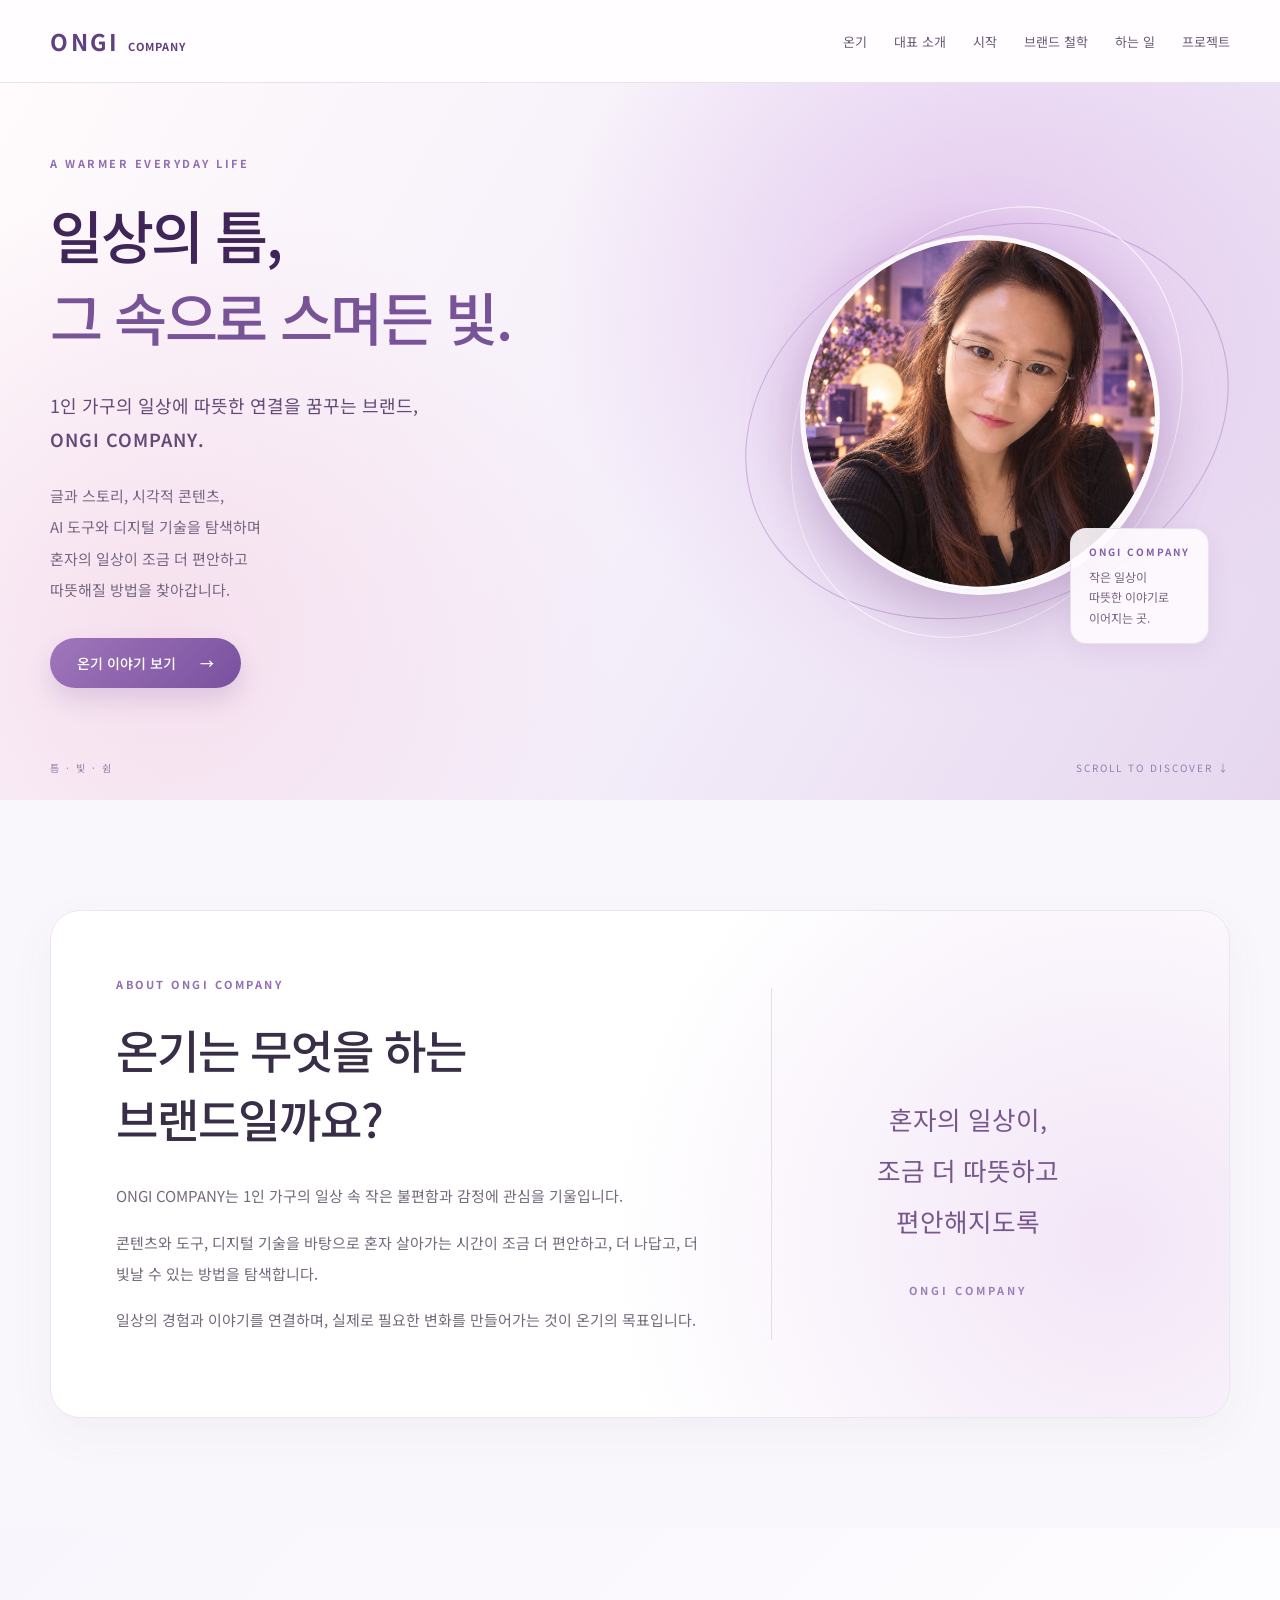
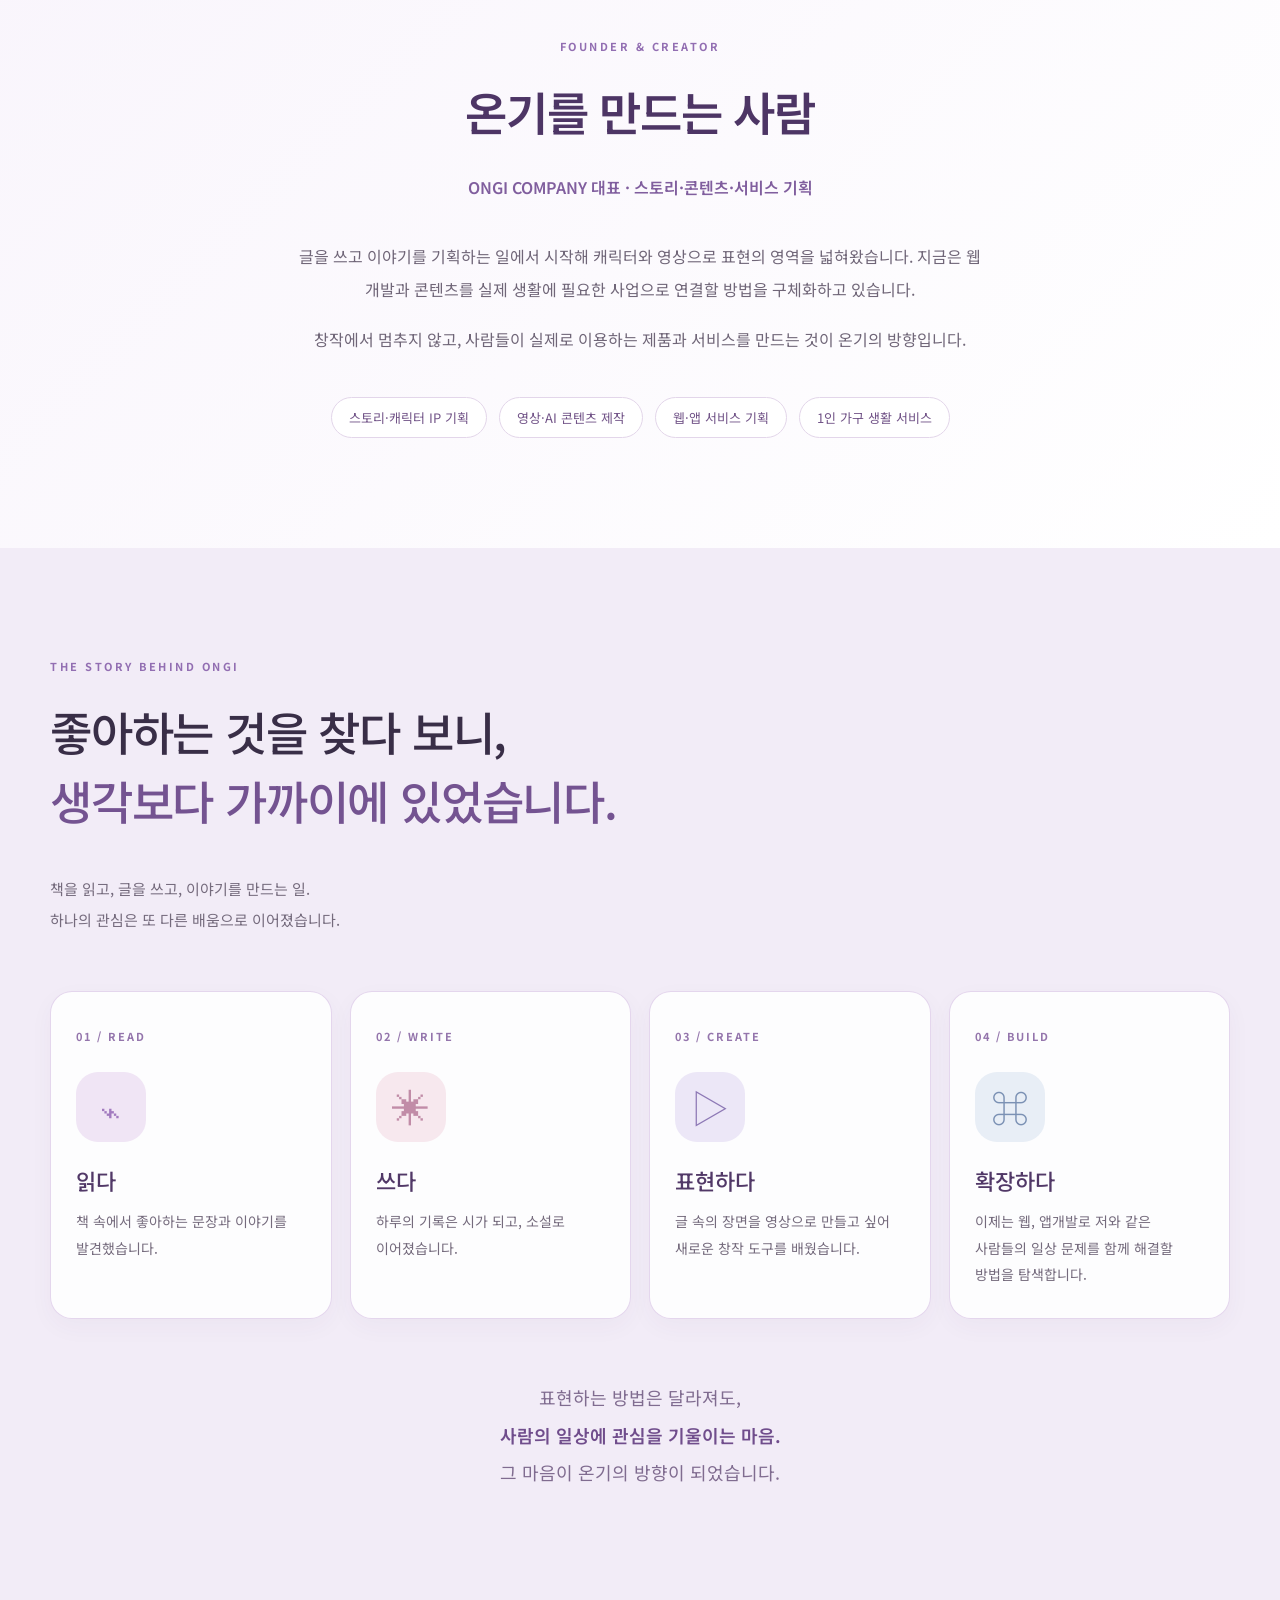
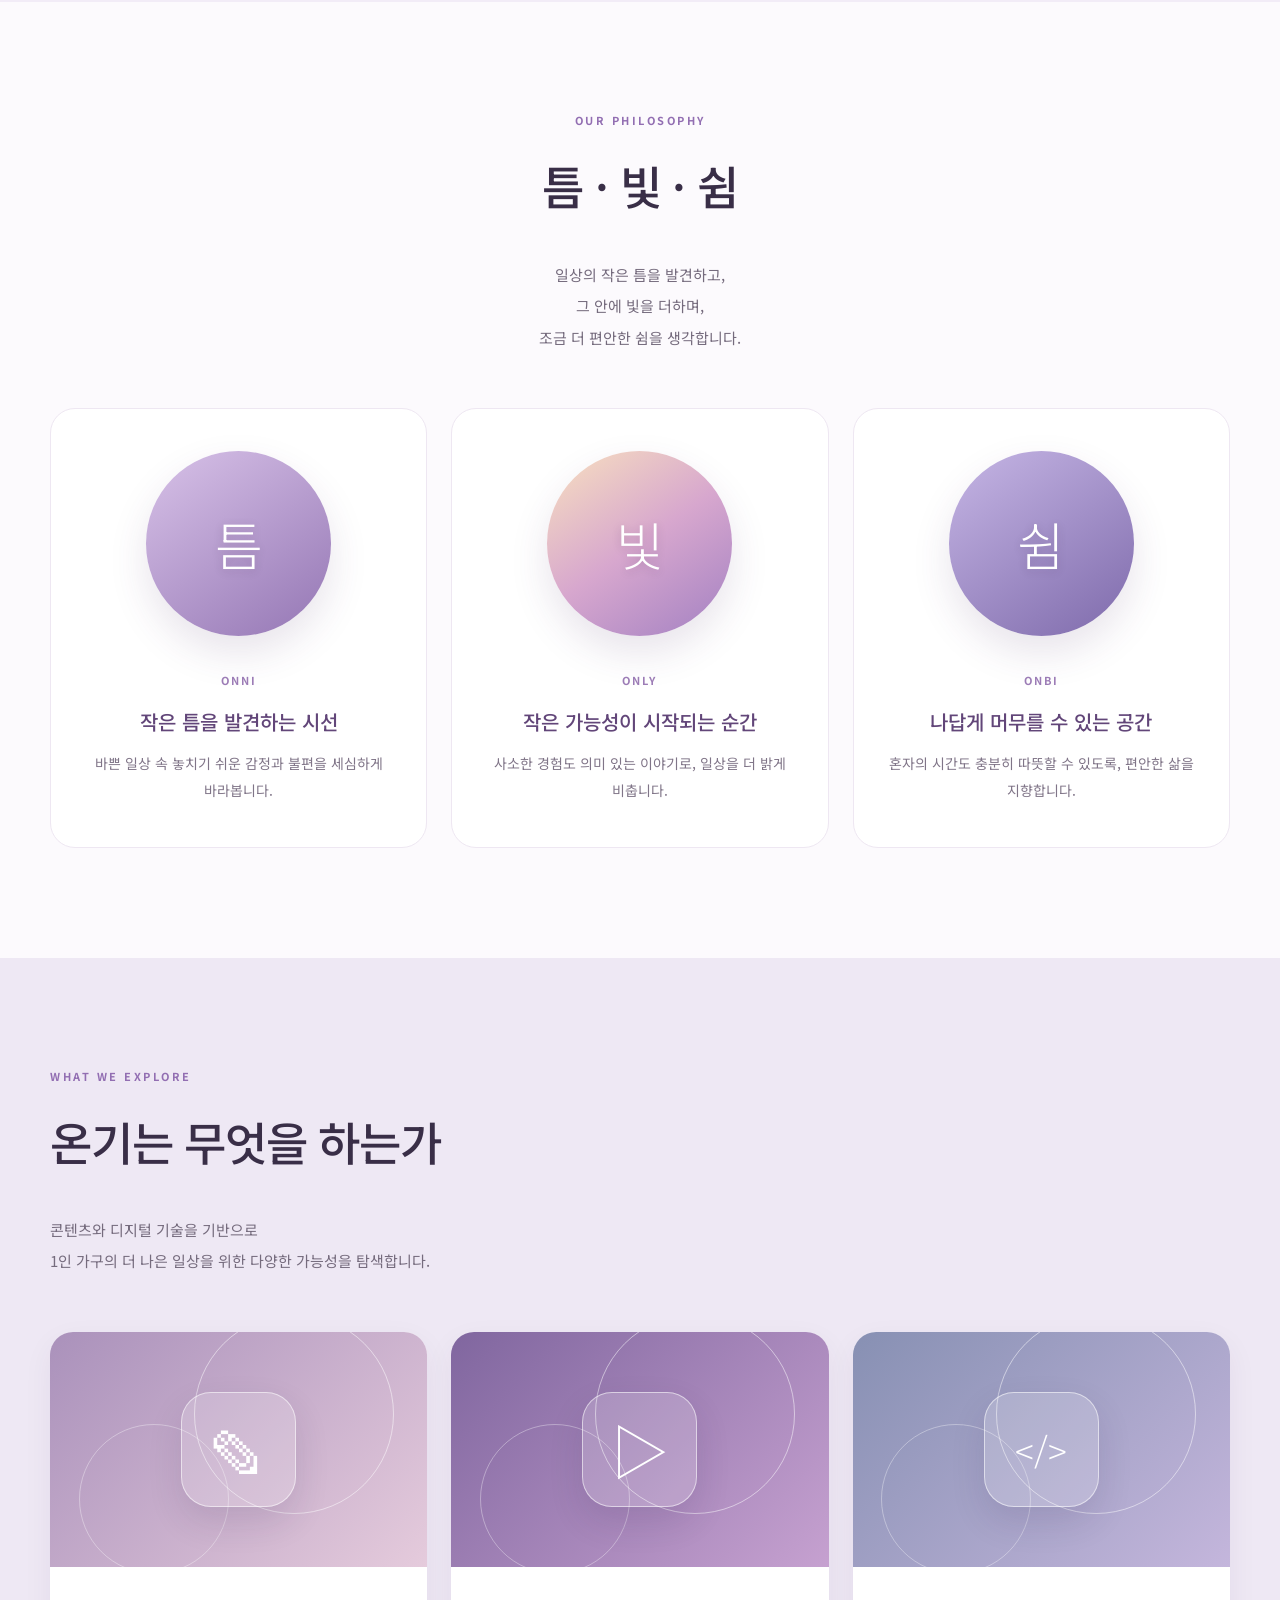
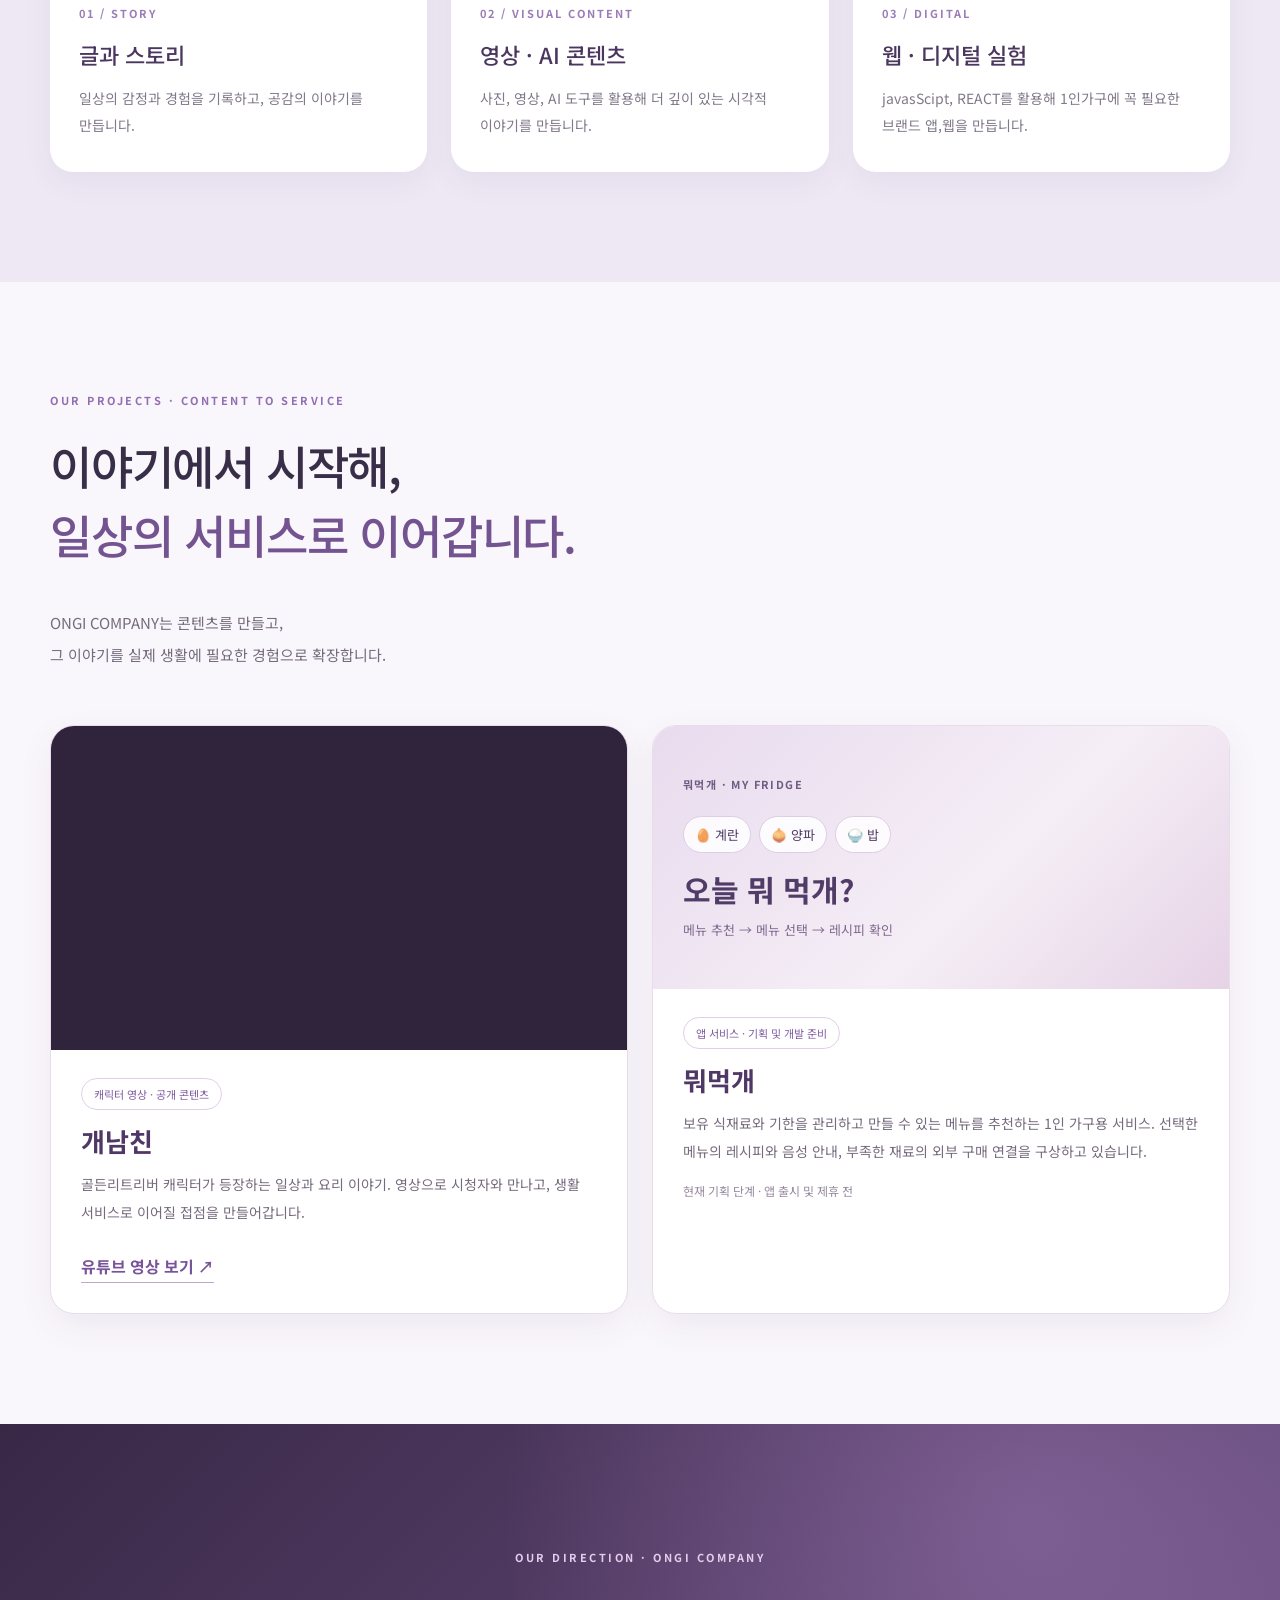
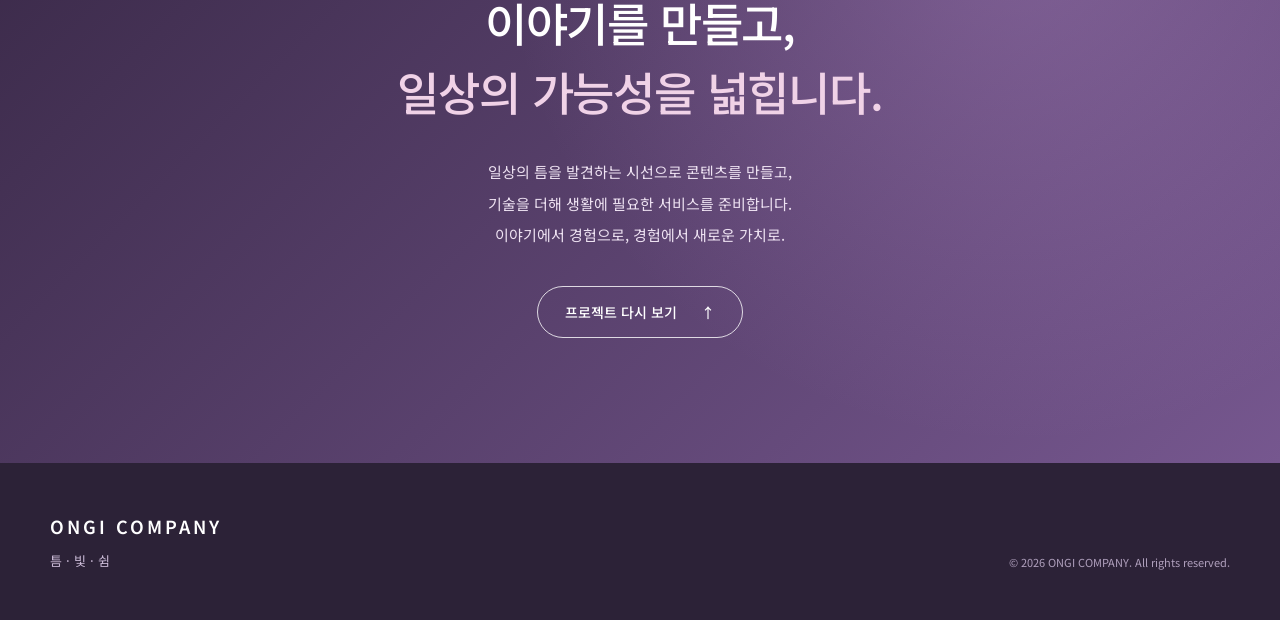
<file: index.html>
<!DOCTYPE html>
<html lang="ko">
<head>
  <meta charset="UTF-8">
  <meta name="viewport" content="width=device-width, initial-scale=1.0">

  <meta name="description"
        content="ONGI COMPANY - 일상의 틈, 그 속으로 스며든 빛. 1인 가구의 일상을 위한 창작과 기술의 가능성을 탐색합니다.">

  <meta name="theme-color" content="#faf7fc">

  <title>ONGI COMPANY | 틈 · 빛 · 쉼</title>

  <link rel="preconnect" href="https://fonts.googleapis.com">
  <link rel="preconnect" href="https://fonts.gstatic.com" crossorigin>

  <link
    href="https://fonts.googleapis.com/css2?family=Noto+Sans+KR:wght@300;400;500;600;700&display=swap"
    rel="stylesheet"
  >

  <link rel="stylesheet" href="style.css">
</head>

<body>

  <!-- 상단 메뉴 -->
  <header class="header">
    <div class="container header-inner">

      <a href="#home" class="logo">
        ONGI <span>COMPANY</span>
      </a>

      <nav aria-label="주 메뉴">
        <a href="#about">온기</a>
         <a href="#founder">대표 소개</a>
        <a href="#story">시작</a>
        <a href="#philosophy">브랜드 철학</a>
        <a href="#work">하는 일</a>
        <a href="#projects">프로젝트</a>
    
      </nav>

    </div>
  </header>

  <main>

    <!-- 01. 첫 화면 -->
    <section id="home" class="hero">

      <div class="container hero-layout">

        <div class="hero-content">

          <p class="eyebrow">
            A WARMER EVERYDAY LIFE
          </p>

          <h1>
            일상의 틈,<br>
            <span>그 속으로 스며든 빛.</span>
          </h1>

          <p class="hero-lead">
            1인 가구의 일상에 따뜻한 연결을 꿈꾸는 브랜드,<br>
            <strong>ONGI COMPANY.</strong>
          </p>

          <p class="hero-description">
            글과 스토리, 시각적 콘텐츠,<br>
            AI 도구와 디지털 기술을 탐색하며<br>
            혼자의 일상이 조금 더 편안하고<br>
            따뜻해질 방법을 찾아갑니다.
          </p>

          <a href="#about" class="button button-primary">
            온기 이야기 보기
            <span aria-hidden="true">→</span>
          </a>

        </div>

        <!-- 대표 프로필 사진 -->
        <div class="hero-portrait" aria-label="온기 대표 프로필">

          <div class="portrait-orbit portrait-orbit-one"></div>
          <div class="portrait-orbit portrait-orbit-two"></div>

          <div class="portrait-circle">
            <img
              src="profile.png"
              alt="ONGI COMPANY 대표 프로필 사진"
              width="600"
              height="600"
              fetchpriority="high"
            >
          </div>

          <div class="portrait-caption">
            <span>ONGI COMPANY</span>
            <p>
              작은 일상이<br>
              따뜻한 이야기로<br>
              이어지는 곳.
            </p>
          </div>

        </div>

      </div>

      <div class="container hero-footer">
        <span>틈 · 빛 · 쉼</span>
        <span>SCROLL TO DISCOVER ↓</span>
      </div>

    </section>

    <!-- 02. 온기는 무엇을 하는 브랜드인가 -->
    <section id="about" class="section about">

      <div class="container">

        <div class="about-panel">

          <div class="about-description">

            <p class="eyebrow">
              ABOUT ONGI COMPANY
            </p>

            <h2>
              온기는 무엇을 하는<br>
              브랜드일까요?
            </h2>

            <p>
              ONGI COMPANY는 1인 가구의 일상 속
              작은 불편함과 감정에 관심을 기울입니다.
            </p>

            <p>
              콘텐츠와 도구, 디지털 기술을 바탕으로
              혼자 살아가는 시간이 조금 더 편안하고,
              더 나답고, 더 빛날 수 있는 방법을 탐색합니다.
            </p>

            <p>
              일상의 경험과 이야기를 연결하며,
              실제로 필요한 변화를 만들어가는 것이
              온기의 목표입니다.
            </p>

          </div>

          <div class="about-quote">
            <span class="quote-mark" aria-hidden="true"></span>

            <blockquote>
              혼자의 일상이,<br>
              조금 더 따뜻하고<br>
              편안해지도록
            </blockquote>

            <span class="quote-sign">
              ONGI COMPANY
            </span>
          </div>

        </div>

      </div>

    </section>


<!-- 03. 대표 소개: 사생활이 아닌 활동과 역량 -->
    <section id="founder" class="section ongi-founder">
      <div class="container ongi-founder-grid">
        
        </div>
        <div class="ongi-founder-copy">
          <p class="eyebrow">FOUNDER &amp; CREATOR</p>
          <h2>온기를 만드는 사람</h2>
          <p class="ongi-founder-position">ONGI COMPANY 대표 · 스토리·콘텐츠·서비스 기획</p>
          <p>글을 쓰고 이야기를 기획하는 일에서 시작해 캐릭터와 영상으로 표현의 영역을 넓혀왔습니다. 지금은 웹 개발과 콘텐츠를 실제 생활에 필요한 사업으로 연결할 방법을 구체화하고 있습니다.</p>
          <p>창작에서 멈추지 않고, 사람들이 실제로 이용하는 제품과 서비스를 만드는 것이 온기의 방향입니다.</p>
          <div class="ongi-founder-tags">
            <span>스토리·캐릭터 IP 기획</span><span>영상·AI 콘텐츠 제작</span>
            <span>웹·앱 서비스 기획</span><span>1인 가구 생활 서비스</span>
          </div>
        </div>
      </div>
    </section>

    <!-- 04. 온기의 시작 -->
    <section id="story" class="section story">

      <div class="container">

        <div class="section-heading">

          <p class="eyebrow">
            THE STORY BEHIND ONGI
          </p>

          <h2>
            좋아하는 것을 찾다 보니,<br>
            <span class="accent">
              생각보다 가까이에 있었습니다.
            </span>
          </h2>

          <p class="section-description">
            책을 읽고, 글을 쓰고, 이야기를 만드는 일.<br>
            하나의 관심은 또 다른 배움으로 이어졌습니다.
          </p>

        </div>

        <div class="story-grid">

          <article class="story-card">
            <span class="story-number">01 / READ</span>
            <div class="story-symbol" aria-hidden="true">⌁</div>

            <h3>읽다</h3>

            <p>
              책 속에서 좋아하는 문장과
              이야기를 발견했습니다.
            </p>
          </article>

          <article class="story-card">
            <span class="story-number">02 / WRITE</span>
            <div class="story-symbol" aria-hidden="true">✳</div>

            <h3>쓰다</h3>

            <p>
              하루의 기록은 시가 되고,
              소설로 이어졌습니다.
            </p>
          </article>

          <article class="story-card">
            <span class="story-number">03 / CREATE</span>
            <div class="story-symbol" aria-hidden="true">▷</div>

            <h3>표현하다</h3>

            <p>
              글 속의 장면을 영상으로 만들고 싶어
              새로운 창작 도구를 배웠습니다.
            </p>
          </article>

          <article class="story-card">
            <span class="story-number">04 / BUILD</span>
            <div class="story-symbol" aria-hidden="true">⌘</div>

            <h3>확장하다</h3>

            <p>
              이제는 웹, 앱개발로
              저와 같은
              사람들의 일상 문제를 함께 해결할 방법을 탐색합니다.
            </p>
          </article>

        </div>

        <p class="story-conclusion">
          표현하는 방법은 달라져도,<br>
          <strong>
            사람의 일상에 관심을 기울이는 마음.
          </strong><br>
          그 마음이 온기의 방향이 되었습니다.
        </p>

      </div>

    </section>

    <!-- 05. 브랜드 철학 -->
    <section id="philosophy" class="section philosophy">

      <div class="container">

        <div class="section-heading section-heading-center">

          <p class="eyebrow">
            OUR PHILOSOPHY
          </p>

          <h2>틈 · 빛 · 쉼</h2>

          <p class="section-description">
            일상의 작은 틈을 발견하고,<br>
            그 안에 빛을 더하며,<br>
            조금 더 편안한 쉼을 생각합니다.
          </p>

        </div>

        <div class="philosophy-grid">

          <article class="philosophy-card">

            <div class="philosophy-circle circle-gap">
              <span>틈</span>
            </div>

            <span class="card-label">ONNI</span>

            <h3>작은 틈을 발견하는 시선</h3>

            <p>
              바쁜 일상 속 놓치기 쉬운 감정과
              불편을 세심하게 바라봅니다.
            </p>

          </article>

          <article class="philosophy-card">

            <div class="philosophy-circle circle-light">
              <span>빛</span>
            </div>

            <span class="card-label">ONLY</span>

            <h3>작은 가능성이 시작되는 순간</h3>

            <p>
              사소한 경험도 의미 있는 이야기로,
              일상을 더 밝게 비춥니다.
            </p>

          </article>

          <article class="philosophy-card">

            <div class="philosophy-circle circle-rest">
              <span>쉼</span>
            </div>

            <span class="card-label">ONBI</span>

            <h3>나답게 머무를 수 있는 공간</h3>

            <p>
              혼자의 시간도 충분히 따뜻할 수 있도록,
              편안한 삶을 지향합니다.
            </p>

          </article>

        </div>

      </div>

    </section>

    <!-- 06. 온기가 탐색하는 영역 -->
    <section id="work" class="section work">

      <div class="container">

        <div class="section-heading">

          <p class="eyebrow">
            WHAT WE EXPLORE
          </p>

          <h2>온기는 무엇을 하는가</h2>

          <p class="section-description">
            콘텐츠와 디지털 기술을 기반으로<br>
            1인 가구의 더 나은 일상을 위한
            다양한 가능성을 탐색합니다.
          </p>

        </div>

        <div class="work-grid">

          <article class="work-card">

            <div class="work-visual visual-writing">
              <div class="work-visual-icon" aria-hidden="true">
                ✎
              </div>
            </div>

            <div class="work-content">

              <span class="card-label">
                01 / STORY
              </span>

              <h3>글과 스토리</h3>

              <p>
                일상의 감정과 경험을
                기록하고, 공감의 이야기를 만듭니다.
              </p>

            </div>

          </article>

          <article class="work-card">

            <div class="work-visual visual-video">
              <div class="work-visual-icon" aria-hidden="true">
                ▷
              </div>
            </div>

            <div class="work-content">

              <span class="card-label">
                02 / VISUAL CONTENT
              </span>

              <h3>영상 · AI 콘텐츠</h3>

              <p>
                사진, 영상, AI 도구를 활용해
                더 깊이 있는 시각적 이야기를 만듭니다.
              </p>

            </div>

          </article>

          <article class="work-card">

            <div class="work-visual visual-digital">
              <div class="work-visual-icon" aria-hidden="true">
                &lt;/&gt;
              </div>
            </div>

            <div class="work-content">

              <span class="card-label">
                03 / DIGITAL
              </span>

              <h3>웹 · 디지털 실험</h3>

              <p>
                javasScipt, REACT를 활용해
              1인가구에 꼭 필요한 브랜드 앱,웹을 만듭니다. 
              </p>

            </div>

          </article>

        </div>

      </div>

    </section>

    <!-- 07. 프로젝트: 콘텐츠에서 서비스로 -->
    <section id="projects" class="section projects ongi-projects">
      <div class="container">
        <div class="section-heading">
          <p class="eyebrow">OUR PROJECTS · CONTENT TO SERVICE</p>
          <h2>이야기에서 시작해,<br><span class="accent">일상의 서비스로 이어갑니다.</span></h2>
          <p class="section-description">ONGI COMPANY는 콘텐츠를 만들고,<br>그 이야기를 실제 생활에 필요한 경험으로 확장합니다.</p>
        </div>
        <div class="ongi-project-grid">
          <article class="ongi-project">
            <div class="ongi-video">
              <iframe src="https://www.youtube-nocookie.com/embed/VuzYtx0Qfz8"
                title="개남친 - 전남친 토스트 영상" loading="lazy"
                referrerpolicy="strict-origin-when-cross-origin"
                allow="accelerometer; autoplay; clipboard-write; encrypted-media; gyroscope; picture-in-picture; web-share"
                allowfullscreen></iframe>
            </div>
            <div class="ongi-project-body">
              <span class="project-status">캐릭터 영상 · 공개 콘텐츠</span>
              <h3>개남친</h3>
              <p>골든리트리버 캐릭터가 등장하는 일상과 요리 이야기. 영상으로 시청자와 만나고, 생활 서비스로 이어질 접점을 만들어갑니다.</p>
              <a class="ongi-project-link" href="https://www.youtube.com/watch?v=VuzYtx0Qfz8" target="_blank" rel="noopener noreferrer">
                유튜브 영상 보기 <span aria-hidden="true">↗</span>
              </a>
            </div>
          </article>
          <article class="ongi-project">
            <div class="ongi-app-preview" aria-label="뭐먹개 서비스 기획 화면 예시">
              <span class="ongi-app-eyebrow">뭐먹개 · MY FRIDGE</span>
              <div class="ongi-ingredient-row"><span>🥚 계란</span><span>🧅 양파</span><span>🍚 밥</span></div>
              <strong>오늘 뭐 먹개?</strong>
              <p>메뉴 추천 → 메뉴 선택 → 레시피 확인</p>
            </div>
            <div class="ongi-project-body">
              <span class="project-status">앱 서비스 · 기획 및 개발 준비</span>
              <h3>뭐먹개</h3>
              <p>보유 식재료와 기한을 관리하고 만들 수 있는 메뉴를 추천하는 1인 가구용 서비스. 선택한 메뉴의 레시피와 음성 안내, 부족한 재료의 외부 구매 연결을 구상하고 있습니다.</p>
              <p class="ongi-caption">현재 기획 단계 · 앱 출시 및 제휴 전</p>
            </div>
          </article>
        </div>
      </div>
    </section>

    

    <!-- 08. 회사의 방향 -->
    <section class="ending">
      <div class="container ending-content">
        <p class="eyebrow">OUR DIRECTION · ONGI COMPANY</p>
        <h2>이야기를 만들고,<br><span>일상의 가능성을 넓힙니다.</span></h2>
        <p>일상의 틈을 발견하는 시선으로 콘텐츠를 만들고,<br>기술을 더해 생활에 필요한 서비스를 준비합니다.<br>이야기에서 경험으로, 경험에서 새로운 가치로.</p>
        <a href="#projects" class="button button-outline">프로젝트 다시 보기 <span aria-hidden="true">↑</span></a>
      </div>
    </section>

  </main>

  <!-- 하단 -->
  <footer class="footer">

    <div class="container footer-inner">

      <div>
        <h3>ONGI COMPANY</h3>
        <p>틈 · 빛 · 쉼</p>
      </div>

      <small>
        © 2026 ONGI COMPANY. All rights reserved.
      </small>

    </div>

  </footer>

</body>
  <!-- ONGI -->
</html>
</file>
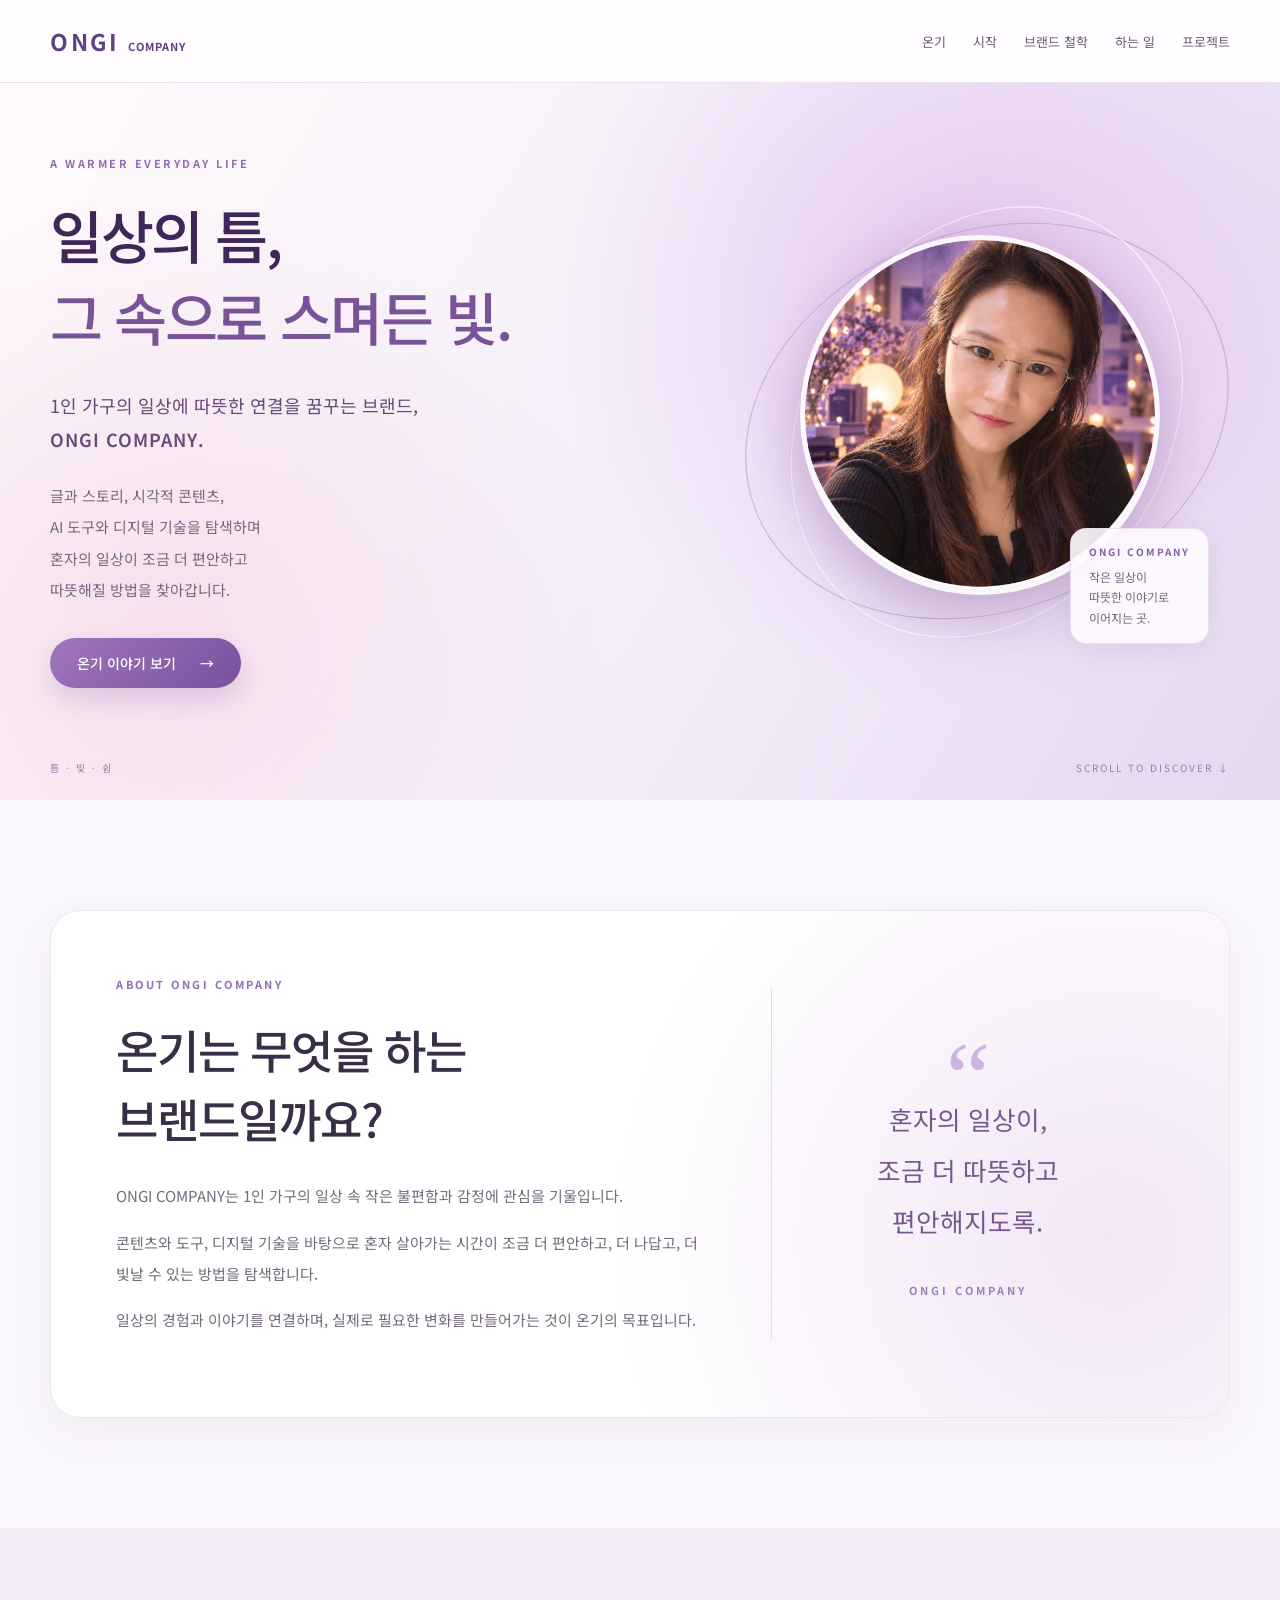
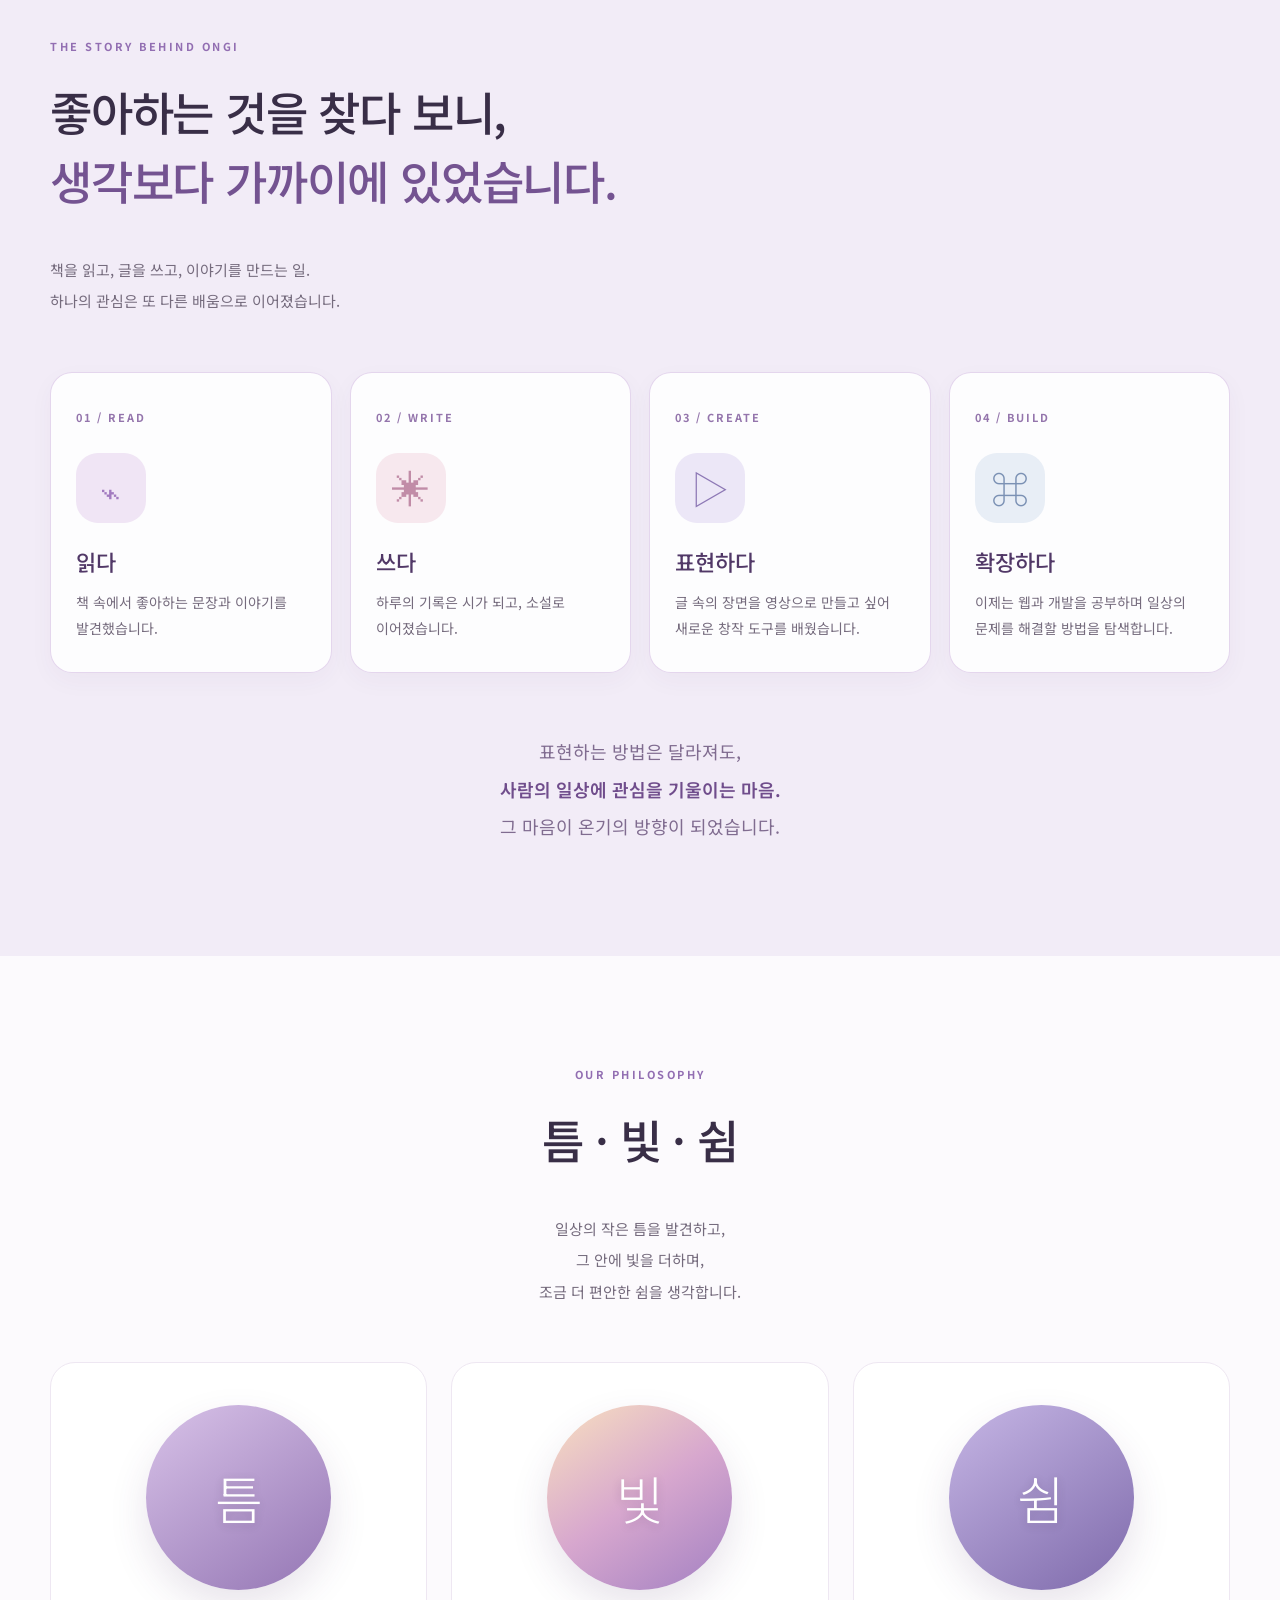
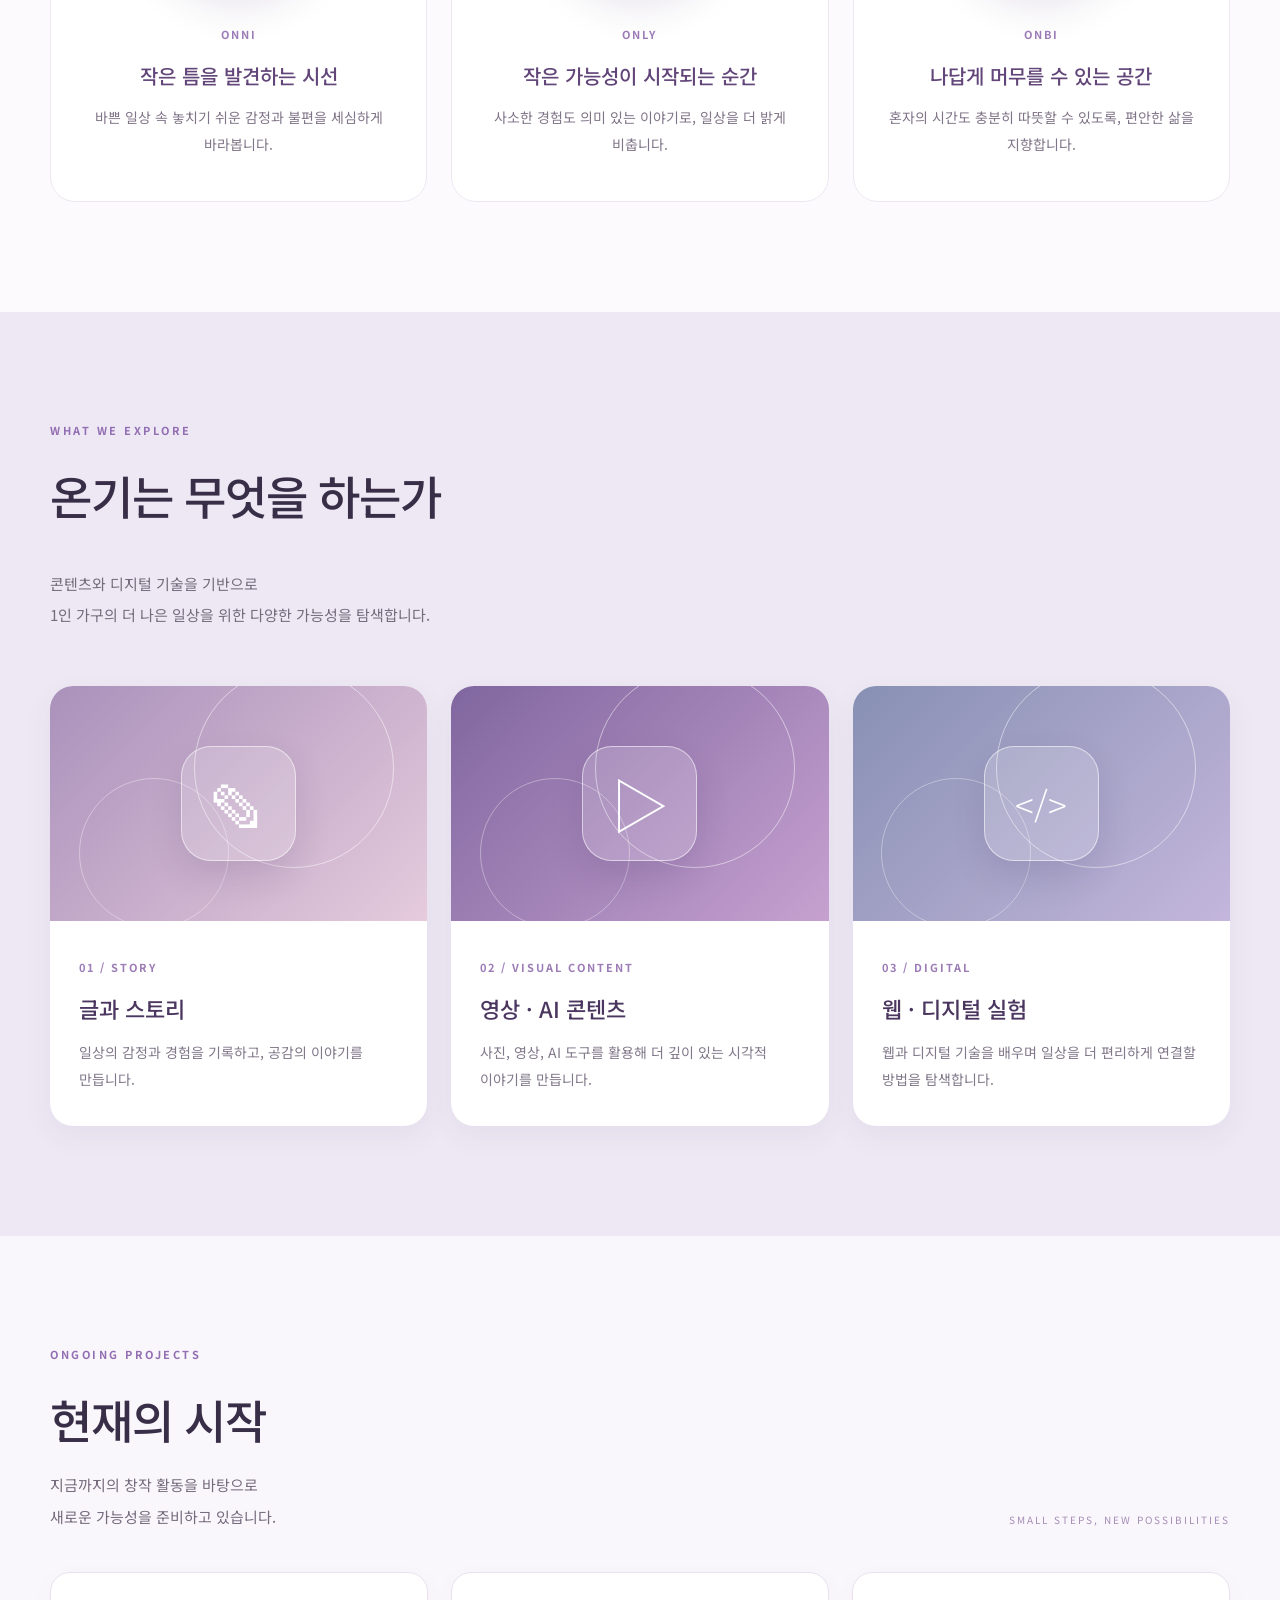
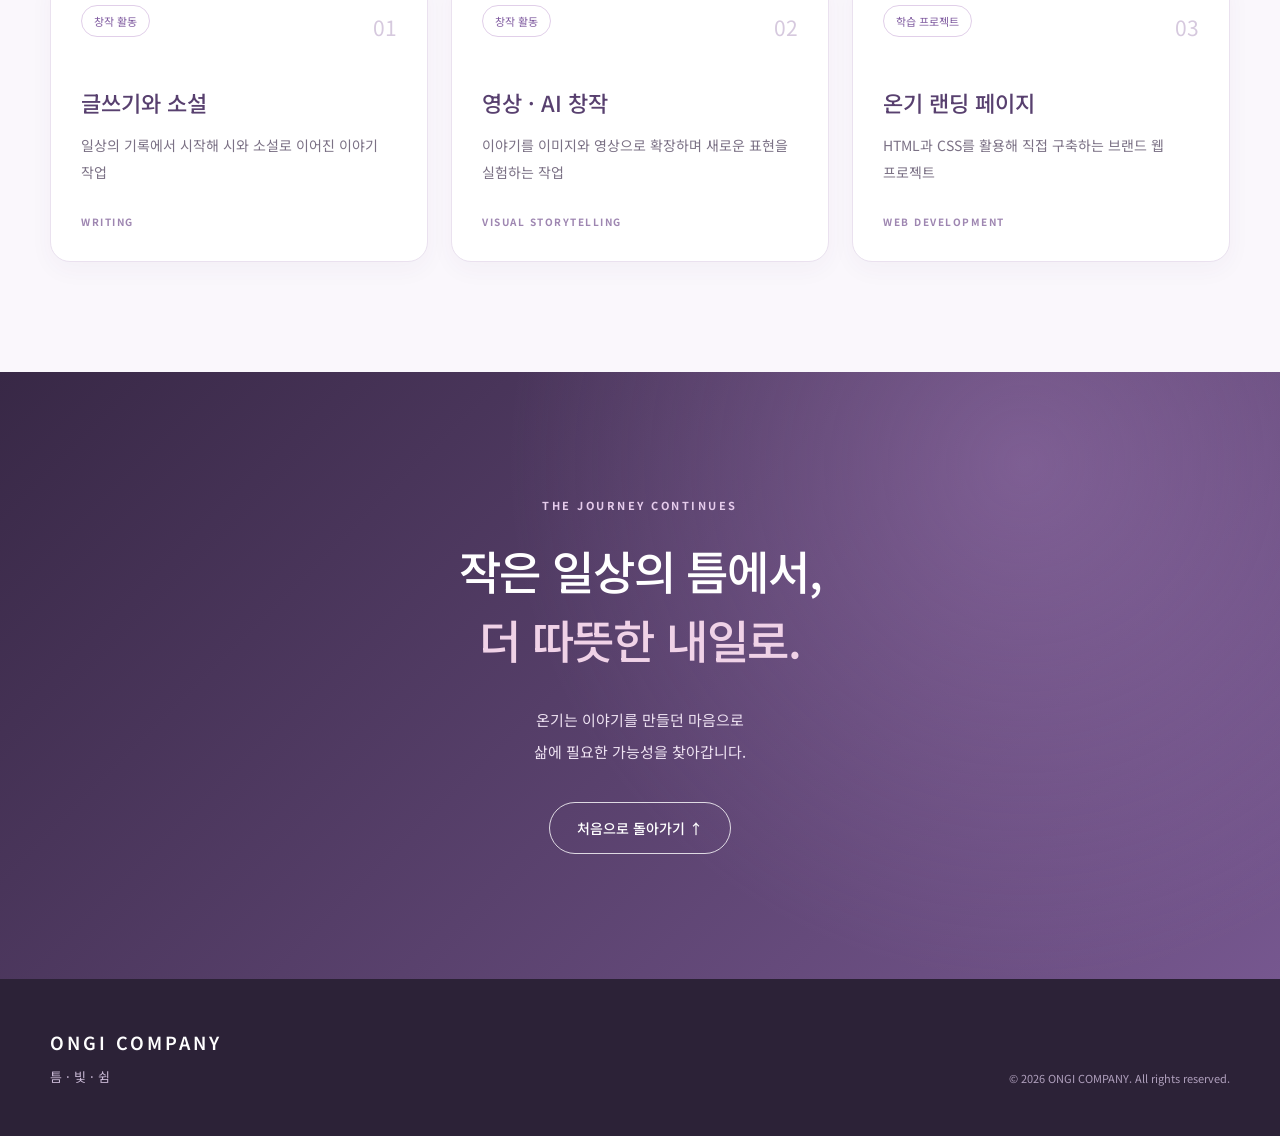
<file: index_before_ongi_update.html>
<!DOCTYPE html>
<html lang="ko">
<head>
  <meta charset="UTF-8">
  <meta name="viewport" content="width=device-width, initial-scale=1.0">

  <meta name="description"
        content="ONGI COMPANY - 일상의 틈, 그 속으로 스며든 빛. 1인 가구의 일상을 위한 창작과 기술의 가능성을 탐색합니다.">

  <meta name="theme-color" content="#faf7fc">

  <title>ONGI COMPANY | 틈 · 빛 · 쉼</title>

  <link rel="preconnect" href="https://fonts.googleapis.com">
  <link rel="preconnect" href="https://fonts.gstatic.com" crossorigin>

  <link
    href="https://fonts.googleapis.com/css2?family=Noto+Sans+KR:wght@300;400;500;600;700&display=swap"
    rel="stylesheet"
  >

  <link rel="stylesheet" href="style.css">
</head>

<body>

  <!-- 상단 메뉴 -->
  <header class="header">
    <div class="container header-inner">

      <a href="#home" class="logo">
        ONGI <span>COMPANY</span>
      </a>

      <nav aria-label="주 메뉴">
        <a href="#about">온기</a>
        <a href="#story">시작</a>
        <a href="#philosophy">브랜드 철학</a>
        <a href="#work">하는 일</a>
        <a href="#projects">프로젝트</a>
      </nav>

    </div>
  </header>

  <main>

    <!-- 01. 첫 화면 -->
    <section id="home" class="hero">

      <div class="container hero-layout">

        <div class="hero-content">

          <p class="eyebrow">
            A WARMER EVERYDAY LIFE
          </p>

          <h1>
            일상의 틈,<br>
            <span>그 속으로 스며든 빛.</span>
          </h1>

          <p class="hero-lead">
            1인 가구의 일상에 따뜻한 연결을 꿈꾸는 브랜드,<br>
            <strong>ONGI COMPANY.</strong>
          </p>

          <p class="hero-description">
            글과 스토리, 시각적 콘텐츠,<br>
            AI 도구와 디지털 기술을 탐색하며<br>
            혼자의 일상이 조금 더 편안하고<br>
            따뜻해질 방법을 찾아갑니다.
          </p>

          <a href="#about" class="button button-primary">
            온기 이야기 보기
            <span aria-hidden="true">→</span>
          </a>

        </div>

        <!-- 대표 프로필 사진 -->
        <div class="hero-portrait" aria-label="온기 대표 프로필">

          <div class="portrait-orbit portrait-orbit-one"></div>
          <div class="portrait-orbit portrait-orbit-two"></div>

          <div class="portrait-circle">
            <img
              src="profile.png"
              alt="ONGI COMPANY 대표 프로필 사진"
              width="600"
              height="600"
              fetchpriority="high"
            >
          </div>

          <div class="portrait-caption">
            <span>ONGI COMPANY</span>
            <p>
              작은 일상이<br>
              따뜻한 이야기로<br>
              이어지는 곳.
            </p>
          </div>

        </div>

      </div>

      <div class="container hero-footer">
        <span>틈 · 빛 · 쉼</span>
        <span>SCROLL TO DISCOVER ↓</span>
      </div>

    </section>

    <!-- 02. 온기는 무엇을 하는 브랜드인가 -->
    <section id="about" class="section about">

      <div class="container">

        <div class="about-panel">

          <div class="about-description">

            <p class="eyebrow">
              ABOUT ONGI COMPANY
            </p>

            <h2>
              온기는 무엇을 하는<br>
              브랜드일까요?
            </h2>

            <p>
              ONGI COMPANY는 1인 가구의 일상 속
              작은 불편함과 감정에 관심을 기울입니다.
            </p>

            <p>
              콘텐츠와 도구, 디지털 기술을 바탕으로
              혼자 살아가는 시간이 조금 더 편안하고,
              더 나답고, 더 빛날 수 있는 방법을 탐색합니다.
            </p>

            <p>
              일상의 경험과 이야기를 연결하며,
              실제로 필요한 변화를 만들어가는 것이
              온기의 목표입니다.
            </p>

          </div>

          <div class="about-quote">
            <span class="quote-mark" aria-hidden="true">“</span>

            <blockquote>
              혼자의 일상이,<br>
              조금 더 따뜻하고<br>
              편안해지도록.
            </blockquote>

            <span class="quote-sign">
              ONGI COMPANY
            </span>
          </div>

        </div>

      </div>

    </section>

    <!-- 03. 온기의 시작 -->
    <section id="story" class="section story">

      <div class="container">

        <div class="section-heading">

          <p class="eyebrow">
            THE STORY BEHIND ONGI
          </p>

          <h2>
            좋아하는 것을 찾다 보니,<br>
            <span class="accent">
              생각보다 가까이에 있었습니다.
            </span>
          </h2>

          <p class="section-description">
            책을 읽고, 글을 쓰고, 이야기를 만드는 일.<br>
            하나의 관심은 또 다른 배움으로 이어졌습니다.
          </p>

        </div>

        <div class="story-grid">

          <article class="story-card">
            <span class="story-number">01 / READ</span>
            <div class="story-symbol" aria-hidden="true">⌁</div>

            <h3>읽다</h3>

            <p>
              책 속에서 좋아하는 문장과
              이야기를 발견했습니다.
            </p>
          </article>

          <article class="story-card">
            <span class="story-number">02 / WRITE</span>
            <div class="story-symbol" aria-hidden="true">✳</div>

            <h3>쓰다</h3>

            <p>
              하루의 기록은 시가 되고,
              소설로 이어졌습니다.
            </p>
          </article>

          <article class="story-card">
            <span class="story-number">03 / CREATE</span>
            <div class="story-symbol" aria-hidden="true">▷</div>

            <h3>표현하다</h3>

            <p>
              글 속의 장면을 영상으로 만들고 싶어
              새로운 창작 도구를 배웠습니다.
            </p>
          </article>

          <article class="story-card">
            <span class="story-number">04 / BUILD</span>
            <div class="story-symbol" aria-hidden="true">⌘</div>

            <h3>확장하다</h3>

            <p>
              이제는 웹과 개발을 공부하며
              일상의 문제를 해결할 방법을 탐색합니다.
            </p>
          </article>

        </div>

        <p class="story-conclusion">
          표현하는 방법은 달라져도,<br>
          <strong>
            사람의 일상에 관심을 기울이는 마음.
          </strong><br>
          그 마음이 온기의 방향이 되었습니다.
        </p>

      </div>

    </section>

    <!-- 04. 브랜드 철학 -->
    <section id="philosophy" class="section philosophy">

      <div class="container">

        <div class="section-heading section-heading-center">

          <p class="eyebrow">
            OUR PHILOSOPHY
          </p>

          <h2>틈 · 빛 · 쉼</h2>

          <p class="section-description">
            일상의 작은 틈을 발견하고,<br>
            그 안에 빛을 더하며,<br>
            조금 더 편안한 쉼을 생각합니다.
          </p>

        </div>

        <div class="philosophy-grid">

          <article class="philosophy-card">

            <div class="philosophy-circle circle-gap">
              <span>틈</span>
            </div>

            <span class="card-label">ONNI</span>

            <h3>작은 틈을 발견하는 시선</h3>

            <p>
              바쁜 일상 속 놓치기 쉬운 감정과
              불편을 세심하게 바라봅니다.
            </p>

          </article>

          <article class="philosophy-card">

            <div class="philosophy-circle circle-light">
              <span>빛</span>
            </div>

            <span class="card-label">ONLY</span>

            <h3>작은 가능성이 시작되는 순간</h3>

            <p>
              사소한 경험도 의미 있는 이야기로,
              일상을 더 밝게 비춥니다.
            </p>

          </article>

          <article class="philosophy-card">

            <div class="philosophy-circle circle-rest">
              <span>쉼</span>
            </div>

            <span class="card-label">ONBI</span>

            <h3>나답게 머무를 수 있는 공간</h3>

            <p>
              혼자의 시간도 충분히 따뜻할 수 있도록,
              편안한 삶을 지향합니다.
            </p>

          </article>

        </div>

      </div>

    </section>

    <!-- 05. 온기가 탐색하는 영역 -->
    <section id="work" class="section work">

      <div class="container">

        <div class="section-heading">

          <p class="eyebrow">
            WHAT WE EXPLORE
          </p>

          <h2>온기는 무엇을 하는가</h2>

          <p class="section-description">
            콘텐츠와 디지털 기술을 기반으로<br>
            1인 가구의 더 나은 일상을 위한
            다양한 가능성을 탐색합니다.
          </p>

        </div>

        <div class="work-grid">

          <article class="work-card">

            <div class="work-visual visual-writing">
              <div class="work-visual-icon" aria-hidden="true">
                ✎
              </div>
            </div>

            <div class="work-content">

              <span class="card-label">
                01 / STORY
              </span>

              <h3>글과 스토리</h3>

              <p>
                일상의 감정과 경험을
                기록하고, 공감의 이야기를 만듭니다.
              </p>

            </div>

          </article>

          <article class="work-card">

            <div class="work-visual visual-video">
              <div class="work-visual-icon" aria-hidden="true">
                ▷
              </div>
            </div>

            <div class="work-content">

              <span class="card-label">
                02 / VISUAL CONTENT
              </span>

              <h3>영상 · AI 콘텐츠</h3>

              <p>
                사진, 영상, AI 도구를 활용해
                더 깊이 있는 시각적 이야기를 만듭니다.
              </p>

            </div>

          </article>

          <article class="work-card">

            <div class="work-visual visual-digital">
              <div class="work-visual-icon" aria-hidden="true">
                &lt;/&gt;
              </div>
            </div>

            <div class="work-content">

              <span class="card-label">
                03 / DIGITAL
              </span>

              <h3>웹 · 디지털 실험</h3>

              <p>
                웹과 디지털 기술을 배우며
                일상을 더 편리하게 연결할 방법을 탐색합니다.
              </p>

            </div>

          </article>

        </div>

      </div>

    </section>

    <!-- 06. 실제 활동과 프로젝트 -->
    <section id="projects" class="section projects">

      <div class="container">

        <div class="projects-heading">

          <div>
            <p class="eyebrow">
              ONGOING PROJECTS
            </p>

            <h2>현재의 시작</h2>

            <p class="section-description">
              지금까지의 창작 활동을 바탕으로<br>
              새로운 가능성을 준비하고 있습니다.
            </p>
          </div>

          <span class="project-heading-mark">
            SMALL STEPS, NEW POSSIBILITIES
          </span>

        </div>

        <div class="project-grid">

          <article class="project-card">

            <span class="project-status">
              창작 활동
            </span>

            <span class="project-number">
              01
            </span>

            <h3>글쓰기와 소설</h3>

            <p>
              일상의 기록에서 시작해
              시와 소설로 이어진 이야기 작업
            </p>

            <span class="project-type">
              WRITING
            </span>

          </article>

          <article class="project-card">

            <span class="project-status">
              창작 활동
            </span>

            <span class="project-number">
              02
            </span>

            <h3>영상 · AI 창작</h3>

            <p>
              이야기를 이미지와 영상으로 확장하며
              새로운 표현을 실험하는 작업
            </p>

            <span class="project-type">
              VISUAL STORYTELLING
            </span>

          </article>

          <article class="project-card">

            <span class="project-status">
              학습 프로젝트
            </span>

            <span class="project-number">
              03
            </span>

            <h3>온기 랜딩 페이지</h3>

            <p>
              HTML과 CSS를 활용해
              직접 구축하는 브랜드 웹 프로젝트
            </p>

            <span class="project-type">
              WEB DEVELOPMENT
            </span>

          </article>

        </div>

      </div>

    </section>

    <!-- 07. 마지막 메시지 -->
    <section class="ending">

      <div class="container ending-content">

        <p class="eyebrow">
          THE JOURNEY CONTINUES
        </p>

        <h2>
          작은 일상의 틈에서,<br>
          <span>더 따뜻한 내일로.</span>
        </h2>

        <p>
          온기는 이야기를 만들던 마음으로<br>
          삶에 필요한 가능성을 찾아갑니다.
        </p>

        <a href="#home" class="button button-outline">
          처음으로 돌아가기 ↑
        </a>

      </div>

    </section>

  </main>

  <!-- 하단 -->
  <footer class="footer">

    <div class="container footer-inner">

      <div>
        <h3>ONGI COMPANY</h3>
        <p>틈 · 빛 · 쉼</p>
      </div>

      <small>
        © 2026 ONGI COMPANY. All rights reserved.
      </small>

    </div>

  </footer>

</body>
</html>
</file>
<file: style.css>
/* ==========================================
   ONGI COMPANY
   Landing Page Stylesheet
========================================== */

/* 기본 설정 */

:root {
  --purple-dark: #35244d;
  --purple: #745391;
  --purple-medium: #9674b2;
  --purple-light: #d7c3e7;
  --pink-light: #f1dce9;
  --text: #392e47;
  --text-muted: #756b7d;
  --background: #faf7fc;
  --white: #ffffff;
  --line: #e9e1ee;
}

*,
*::before,
*::after {
  box-sizing: border-box;
}

html {
  scroll-behavior: smooth;
  scroll-padding-top: 100px;
}

body {
  margin: 0;
  background: var(--background);
  color: var(--text);
  font-family: "Noto Sans KR", sans-serif;
  word-break: keep-all;
  overflow-wrap: break-word;
}

h1, h2, h3, p, blockquote {
  margin-top: 0;
}

a {
  text-decoration: none;
  color: inherit;
}

a:focus-visible {
  outline: 3px solid #9866c4;
  outline-offset: 4px;
}

img {
  display: block;
  max-width: 100%;
}

.container {
  width: min(1180px, calc(100% - 64px));
  margin: 0 auto;
}

/* ==========================================
   HEADER
========================================== */

.header {
  position: sticky;
  top: 0;
  z-index: 100;
  background: rgba(255, 253, 255, 0.95);
  backdrop-filter: blur(16px);
  border-bottom: 1px solid var(--line);
}

.header-inner {
  display: flex;
  align-items: center;
  justify-content: space-between;
  gap: 28px;
  min-height: 82px;
}

.logo {
  flex-shrink: 0;
  font-size: 23px;
  font-weight: 700;
  letter-spacing: 2.5px;
  color: #60417f;
  white-space: nowrap;
}

.logo span {
  font-size: 11px;
  letter-spacing: 1px;
}

nav {
  display: flex;
  align-items: center;
  justify-content: flex-end;
  flex-wrap: wrap;
  gap: 14px 27px;
}

nav a {
  font-size: 13px;
  color: #695a76;
  transition: color 0.2s;
}

nav a:hover {
  color: #9967bd;
}

/* ==========================================
   COMMON
========================================== */

.section {
  padding: 110px 0;
}

.section h2,
.ending h2 {
  font-size: clamp(30px, 3.6vw, 47px);
  font-weight: 500;
  line-height: 1.5;
  letter-spacing: -1.2px;
}

.eyebrow {
  margin-bottom: 23px;
  color: #926eb2;
  font-size: 11px;
  font-weight: 700;
  letter-spacing: 2.5px;
}

.section-heading {
  max-width: 800px;
  margin-bottom: 55px;
}

.section-heading-center {
  text-align: center;
  margin-left: auto;
  margin-right: auto;
}

.section-description {
  color: var(--text-muted);
  font-size: 15px;
  line-height: 2.1;
}

.accent {
  color: var(--purple);
}

.button {
  display: inline-flex;
  align-items: center;
  justify-content: center;
  gap: 24px;
  padding: 15px 27px;
  border-radius: 35px;
  font-size: 14px;
  font-weight: 500;
  transition:
    background 0.25s,
    color 0.25s,
    transform 0.25s;
}

.button:hover {
  transform: translateY(-3px);
}

.button-primary {
  background: linear-gradient(135deg, #a077bb, #79509e);
  color: white;
  box-shadow: 0 12px 24px rgba(110, 70, 150, 0.18);
}

.button-primary:hover {
  background: #654487;
}

.button-outline {
  border: 1px solid rgba(255,255,255,0.8);
  color: white;
}

.button-outline:hover {
  background: white;
  color: var(--purple-dark);
}

/* ==========================================
   01. HERO
========================================== */

.hero {
  position: relative;
  overflow: hidden;
  background:
    radial-gradient(
      circle at 76% 30%,
      rgba(224, 191, 235, 0.8),
      transparent 38%
    ),
    radial-gradient(
      circle at 13% 78%,
      rgba(244, 212, 231, 0.65),
      transparent 36%
    ),
    linear-gradient(
      120deg,
      #fffafb 0%,
      #f4eefa 55%,
      #e6d7ef 100%
    );
}

.hero-layout {
  display: grid;
  grid-template-columns: minmax(0, 1.15fr) minmax(0, 0.85fr);
  align-items: center;
  gap: 35px;
  min-height: 670px;
  padding-top: 72px;
  padding-bottom: 72px;
}

.hero-content {
  position: relative;
  z-index: 2;
}

.hero h1 {
  margin-bottom: 30px;
  color: #402658;
  font-size: clamp(37px, 4.5vw, 65px);
  line-height: 1.42;
  letter-spacing: -2.4px;
  font-weight: 500;
}

.hero h1 span {
  color: #795398;
}

.hero-lead {
  margin-bottom: 24px;
  font-size: 18px;
  line-height: 1.9;
  color: #644a78;
}

.hero-lead strong {
  font-weight: 600;
  letter-spacing: 1px;
}

.hero-description {
  margin-bottom: 32px;
  font-size: 15px;
  line-height: 2.1;
  color: #766882;
}

/* 프로필 사진 */

.hero-portrait {
  position: relative;
  width: 100%;
  max-width: 445px;
  aspect-ratio: 1 / 1;
  justify-self: center;
}

.portrait-circle {
  position: absolute;
  width: 81%;
  height: 81%;
  top: 8%;
  left: 8%;
  z-index: 2;
  overflow: hidden;
  border-radius: 50%;
  border: 5px solid rgba(255,255,255,0.84);
  box-shadow:
    0 22px 55px rgba(70,40,90,0.20),
    0 0 55px rgba(204,157,222,0.35);
  background: #e8d6ee;
}

.portrait-circle img {
  width: 100%;
  height: 100%;
  object-fit: cover;
  object-position: center;
  border-radius: 50%;
}

.portrait-orbit {
  position: absolute;
  border: 1px solid rgba(150,100,180,0.38);
  border-radius: 50%;
  pointer-events: none;
}

.portrait-orbit-one {
  inset: 1%;
  transform: rotate(-21deg) scaleX(1.14) scaleY(0.87);
}

.portrait-orbit-two {
  inset: 6%;
  transform: rotate(32deg) scaleX(0.93) scaleY(1.16);
  border-color: rgba(255,255,255,0.75);
}

.portrait-caption {
  position: absolute;
  z-index: 3;
  bottom: 0;
  right: 0;
  padding: 15px 18px;
  background: rgba(255,251,255,0.9);
  border: 1px solid rgba(233,221,241,0.9);
  border-radius: 16px;
  box-shadow: 0 8px 24px rgba(80,50,100,0.08);
}

.portrait-caption span {
  display: block;
  margin-bottom: 8px;
  color: #855eaa;
  font-size: 10px;
  font-weight: 700;
  letter-spacing: 2px;
}

.portrait-caption p {
  margin: 0;
  color: #776582;
  font-size: 12px;
  line-height: 1.7;
}

.hero-footer {
  display: flex;
  justify-content: space-between;
  gap: 16px;
  padding-bottom: 25px;
  color: #977fac;
  font-size: 10px;
  letter-spacing: 2px;
}

/* ==========================================
   02. ABOUT ONGI
========================================== */

.about {
  background: #faf7fc;
}

.about-panel {
  display: grid;
  grid-template-columns: 1.2fr 0.8fr;
  gap: 65px;
  align-items: center;
  padding: 65px;
  background:
    radial-gradient(
      circle at 90% 65%,
      rgba(232,209,240,0.55),
      transparent 45%
    ),
    white;
  border: 1px solid #eee5f2;
  border-radius: 30px;
  box-shadow: 0 15px 45px rgba(79,50,95,0.05);
}

.about-description h2 {
  margin-bottom: 28px;
}

.about-description > p:not(.eyebrow) {
  color: #756a7d;
  font-size: 15px;
  line-height: 2.05;
  margin-bottom: 16px;
}

.about-quote {
  padding: 40px 25px;
  text-align: center;
  border-left: 1px solid #e8d9ed;
}

.quote-mark {
  display: block;
  height: 65px;
  font-family: Georgia, serif;
  color: #d0b2e3;
  font-size: 100px;
  line-height: 1;
}

.about-quote blockquote {
  margin-bottom: 30px;
  color: #77578e;
  font-size: clamp(19px, 2vw, 27px);
  font-weight: 400;
  line-height: 2;
}

.quote-sign {
  color: #9e80b8;
  font-size: 11px;
  font-weight: 700;
  letter-spacing: 3px;
}

/* ==========================================
   03. STORY
========================================== */

.story {
  background: #f2ecf7;
}

.story-grid {
  display: grid;
  grid-template-columns: repeat(4, minmax(0, 1fr));
  gap: 18px;
}

.story-card {
  min-height: 285px;
  padding: 30px 25px;
  background: rgba(255,255,255,0.86);
  border: 1px solid rgba(225,210,236,0.9);
  border-radius: 22px;
  box-shadow: 0 8px 25px rgba(75,45,100,0.04);
}

.story-number {
  color: #9475ac;
  font-size: 11px;
  font-weight: 700;
  letter-spacing: 2px;
}

.story-symbol {
  display: flex;
  align-items: center;
  justify-content: center;
  width: 70px;
  height: 70px;
  margin: 26px 0 22px;
  border-radius: 22px;
  background: #f0e5f5;
  color: #a27abf;
  font-size: 38px;
  font-weight: 300;
}

.story-card:nth-child(2) .story-symbol {
  background: #f7e8ee;
  color: #c18ca7;
}

.story-card:nth-child(3) .story-symbol {
  background: #ece7f7;
  color: #8d78b5;
}

.story-card:nth-child(4) .story-symbol {
  background: #e8eef6;
  color: #7b91b4;
}

.story-card h3 {
  margin-bottom: 12px;
  color: #513867;
  font-size: 22px;
  font-weight: 500;
}

.story-card p {
  margin: 0;
  color: var(--text-muted);
  font-size: 14px;
  line-height: 1.9;
}

.story-conclusion {
  margin: 60px 0 0;
  text-align: center;
  color: #806c90;
  font-size: 18px;
  line-height: 2.1;
}

.story-conclusion strong {
  color: #704d8c;
  font-weight: 600;
}

/* ==========================================
   04. PHILOSOPHY
========================================== */

.philosophy {
  background: #fcfafd;
}

.philosophy-grid {
  display: grid;
  grid-template-columns: repeat(3, minmax(0, 1fr));
  gap: 24px;
}

.philosophy-card {
  padding: 42px 27px;
  text-align: center;
  background: white;
  border: 1px solid #eee7f2;
  border-radius: 25px;
}

.philosophy-circle {
  display: flex;
  justify-content: center;
  align-items: center;
  width: 185px;
  height: 185px;
  max-width: 100%;
  margin: 0 auto 30px;
  border-radius: 50%;
  box-shadow: 0 17px 38px rgba(78,47,104,0.13);
}

.philosophy-circle span {
  color: white;
  font-size: 52px;
  font-weight: 300;
  text-shadow: 0 2px 10px rgba(50,30,60,0.18);
}

.circle-gap {
  background: linear-gradient(
    145deg,
    #d8c2e8,
    #9476b4
  );
}

.circle-light {
  background: linear-gradient(
    145deg,
    #f9e1bf,
    #d7a7ce,
    #a280c2
  );
}

.circle-rest {
  background: linear-gradient(
    145deg,
    #c6b6e5,
    #7e6aab
  );
}

.card-label {
  color: #9c7cb6;
  font-size: 11px;
  font-weight: 700;
  letter-spacing: 2px;
}

.philosophy-card h3 {
  margin: 17px 0 14px;
  font-size: 20px;
  font-weight: 500;
  color: #624679;
}

.philosophy-card > p {
  margin-bottom: 0;
  color: #807588;
  font-size: 14px;
  line-height: 1.95;
}

/* ==========================================
   05. WORK
========================================== */

.work {
  background: #eee8f4;
}

.work-grid {
  display: grid;
  grid-template-columns: repeat(3, minmax(0, 1fr));
  gap: 24px;
}

.work-card {
  overflow: hidden;
  background: white;
  border-radius: 23px;
  box-shadow: 0 10px 30px rgba(63,40,88,0.06);
  transition:
    transform 0.25s,
    box-shadow 0.25s;
}

.work-card:hover {
  transform: translateY(-5px);
  box-shadow: 0 18px 35px rgba(63,40,88,0.11);
}

.work-visual {
  position: relative;
  overflow: hidden;
  display: flex;
  align-items: center;
  justify-content: center;
  height: 235px;
}

.work-visual::before {
  content: "";
  position: absolute;
  width: 200px;
  height: 200px;
  border: 1px solid rgba(255,255,255,0.5);
  border-radius: 50%;
  transform: translate(55px, -35px);
}

.work-visual::after {
  content: "";
  position: absolute;
  width: 150px;
  height: 150px;
  border: 1px solid rgba(255,255,255,0.35);
  border-radius: 50%;
  transform: translate(-85px, 50px);
}

.visual-writing {
  background: linear-gradient(
    135deg,
    #aa91bb,
    #e5cbdc
  );
}

.visual-video {
  background: linear-gradient(
    135deg,
    #80669f,
    #c6a1d0
  );
}

.visual-digital {
  background: linear-gradient(
    135deg,
    #8790b3,
    #c4b6dc
  );
}

.work-visual-icon {
  position: relative;
  z-index: 1;
  display: flex;
  align-items: center;
  justify-content: center;
  width: 115px;
  height: 115px;
  border-radius: 30px;
  border: 1px solid rgba(255,255,255,0.55);
  background: rgba(255,255,255,0.18);
  color: white;
  font-size: 58px;
  font-weight: 300;
  box-shadow: 0 15px 35px rgba(40,25,70,0.12);
}

.visual-digital .work-visual-icon {
  font-size: 35px;
}

.work-content {
  min-height: 205px;
  padding: 32px 29px;
}

.work-content h3 {
  margin: 15px 0;
  color: #4b365f;
  font-size: 22px;
  font-weight: 500;
}

.work-content p {
  margin: 0;
  color: #81788a;
  font-size: 14px;
  line-height: 1.9;
}

/* ==========================================
   06. PROJECTS
========================================== */

.projects {
  background: #faf7fc;
}

.projects-heading {
  display: flex;
  justify-content: space-between;
  align-items: end;
  gap: 28px;
  margin-bottom: 40px;
}

.projects-heading h2 {
  margin-bottom: 15px;
}

.projects-heading .section-description {
  margin-bottom: 0;
}

.project-heading-mark {
  padding-bottom: 5px;
  color: #a48db5;
  font-size: 10px;
  letter-spacing: 2px;
  white-space: nowrap;
}

.project-grid {
  display: grid;
  grid-template-columns: repeat(3, minmax(0, 1fr));
  gap: 23px;
}

.project-card {
  display: flex;
  flex-direction: column;
  min-height: 280px;
  padding: 32px 30px;
  background: white;
  border: 1px solid #eae1ef;
  border-radius: 20px;
  box-shadow: 0 8px 25px rgba(70,45,95,0.04);
}

.project-status {
  align-self: flex-start;
  padding: 7px 12px;
  color: #805ca0;
  border: 1px solid #e1cfe9;
  border-radius: 25px;
  font-size: 11px;
}

.project-number {
  align-self: flex-end;
  margin-top: -25px;
  color: #d6c9de;
  font-size: 21px;
}

.project-card h3 {
  margin: 44px 0 14px;
  color: #58406f;
  font-size: 22px;
  font-weight: 500;
}

.project-card p {
  color: #7b7185;
  font-size: 14px;
  line-height: 1.9;
}

.project-type {
  margin-top: auto;
  padding-top: 15px;
  color: #9e86b1;
  font-size: 10px;
  font-weight: 700;
  letter-spacing: 1.5px;
}

/* ==========================================
   07. ENDING
========================================== */

.ending {
  padding: 125px 0;
  text-align: center;
  background:
    radial-gradient(
      circle at 80% 15%,
      rgba(188,145,211,0.35),
      transparent 45%
    ),
    linear-gradient(135deg, #382846, #76578f);
  color: white;
}

.ending .eyebrow {
  color: #e6ccec;
}

.ending h2 {
  margin-bottom: 30px;
  color: white;
}

.ending h2 span {
  color: #f0d2e7;
}

.ending-content > p:not(.eyebrow) {
  margin-bottom: 35px;
  color: #eee2f2;
  font-size: 15px;
  line-height: 2.1;
}

/* ==========================================
   FOOTER
========================================== */

.footer {
  padding: 50px 0;
  background: #2c2237;
  color: white;
}

.footer-inner {
  display: flex;
  align-items: end;
  justify-content: space-between;
  gap: 25px;
}

.footer h3 {
  margin-bottom: 12px;
  font-size: 18px;
  font-weight: 600;
  letter-spacing: 3px;
}

.footer p {
  margin: 0;
  color: #cbbbd7;
  font-size: 13px;
}

.footer small {
  color: #b0a0bd;
  font-size: 11px;
}

/* ==========================================
   TABLET
========================================== */

@media (max-width: 1000px) {

  .hero-layout {
    grid-template-columns: 1.1fr 0.9fr;
    gap: 18px;
  }

  .hero h1 {
    font-size: clamp(35px, 4.5vw, 48px);
  }

  .portrait-caption {
    right: -5px;
    bottom: -15px;
  }

  .about-panel {
    padding: 45px;
    gap: 35px;
  }

  .story-grid {
    grid-template-columns: repeat(2, minmax(0, 1fr));
  }

  .story-card {
    min-height: 250px;
  }

  .philosophy-grid,
  .work-grid,
  .project-grid {
    gap: 15px;
  }

  .philosophy-card {
    padding: 32px 16px;
  }

  .philosophy-circle {
    width: 150px;
    height: 150px;
  }

  .philosophy-card h3 {
    font-size: 18px;
  }

  .work-content {
    padding: 27px 21px;
  }

  .project-card {
    padding: 27px 22px;
  }
}

/* ==========================================
   MOBILE
========================================== */

@media (max-width: 700px) {

  html {
    scroll-padding-top: 130px;
  }

  .container {
    width: calc(100% - 36px);
  }

  .header-inner {
    flex-direction: column;
    min-height: 0;
    gap: 11px;
    padding: 15px 0;
  }

  .logo {
    font-size: 20px;
  }

  nav {
    justify-content: center;
    gap: 9px 16px;
  }

  nav a {
    font-size: 11px;
  }

  .section {
    padding: 80px 0;
  }

  .section h2,
  .ending h2 {
    font-size: clamp(29px, 7vw, 39px);
  }

  .eyebrow {
    font-size: 10px;
    letter-spacing: 2px;
    margin-bottom: 17px;
  }

  .section-heading {
    margin-bottom: 35px;
  }

  .section-description {
    font-size: 14px;
    line-height: 2;
  }

  /* HERO */

  .hero-layout {
    display: flex;
    flex-direction: column;
    align-items: stretch;
    min-height: 0;
    gap: 35px;
    padding-top: 65px;
    padding-bottom: 55px;
  }

  .hero h1 {
    font-size: clamp(32px, 8vw, 43px);
    line-height: 1.5;
    letter-spacing: -1.5px;
  }

  .hero-lead {
    font-size: 16px;
  }

  .hero-description {
    font-size: 14px;
    line-height: 2;
  }

  .hero-portrait {
    width: min(340px, 92%);
    margin: 0 auto;
  }

  .portrait-caption {
    bottom: -20px;
    right: -5px;
    padding: 12px 14px;
  }

  .portrait-caption p {
    font-size: 11px;
  }

  .hero-footer {
    padding-bottom: 20px;
    font-size: 9px;
  }

  /* ABOUT */

  .about-panel {
    display: block;
    padding: 32px 25px;
    border-radius: 22px;
  }

  .about-description > p:not(.eyebrow) {
    font-size: 14px;
    line-height: 2;
  }

  .about-quote {
    margin-top: 32px;
    padding: 30px 10px 10px;
    border-left: 0;
    border-top: 1px solid #e8d9ed;
  }

  .about-quote blockquote {
    font-size: 22px;
  }

  /* STORY */

  .story-grid {
    grid-template-columns: 1fr;
    gap: 15px;
  }

  .story-card {
    min-height: 0;
    padding: 27px 25px;
  }

  .story-symbol {
    width: 55px;
    height: 55px;
    margin: 17px 0;
    font-size: 30px;
    border-radius: 17px;
  }

  .story-card h3 {
    font-size: 21px;
  }

  .story-conclusion {
    margin-top: 40px;
    font-size: 15px;
  }

  /* PHILOSOPHY */

  .philosophy-grid {
    grid-template-columns: 1fr;
    gap: 17px;
  }

  .philosophy-card {
    padding: 35px 25px;
  }

  .philosophy-circle {
    width: 170px;
    height: 170px;
  }

  .philosophy-card h3 {
    font-size: 20px;
  }

  /* WORK */

  .work-grid {
    grid-template-columns: 1fr;
    gap: 20px;
  }

  .work-card {
    width: 100%;
    max-width: 470px;
    margin: 0 auto;
  }

  .work-visual {
    height: 215px;
  }

  .work-content {
    min-height: 0;
    padding: 28px;
  }

  /* PROJECTS */

  .projects-heading {
    display: block;
  }

  .project-heading-mark {
    display: none;
  }

  .project-grid {
    grid-template-columns: 1fr;
    gap: 18px;
  }

  .project-card {
    min-height: 250px;
    padding: 30px;
  }

  .project-card h3 {
    margin-top: 35px;
  }

  /* ENDING */

  .ending {
    padding: 90px 0;
  }

  .ending-content > p:not(.eyebrow) {
    font-size: 14px;
  }

  /* FOOTER */

  .footer-inner {
    display: block;
    text-align: center;
  }

  .footer small {
    display: block;
    margin-top: 25px;
  }
}

/* ==========================================
   SMALL MOBILE
========================================== */

@media (max-width: 380px) {

  .container {
    width: calc(100% - 28px);
  }

  nav {
    gap: 8px 11px;
  }

  nav a {
    font-size: 10px;
  }

  .hero h1 {
    font-size: 30px;
  }

  .hero-portrait {
    width: 90%;
  }

  .hero-footer {
    letter-spacing: 1px;
  }
}

/* ==========================================
   ACCESSIBILITY
========================================== */

@media (prefers-reduced-motion: reduce) {

  html {
    scroll-behavior: auto;
  }

  *,
  *::before,
  *::after {
    animation-duration: 0.01ms !important;
    transition-duration: 0.01ms !important;
  }
}

/* ONGI COMPANY: 프로젝트·대표 소개 개편 */
.ongi-projects { background: #faf7fc; }
.ongi-project-grid { display:grid; grid-template-columns:repeat(2,minmax(0,1fr)); gap:24px; }
.ongi-project { display:flex; flex-direction:column; overflow:hidden; border:1px solid #e7ddeb; border-radius:24px; background:#fff; box-shadow:0 12px 35px rgba(65,43,90,.07); }
.ongi-video { aspect-ratio:16 / 9; background:#30243c; }
.ongi-video iframe { display:block; width:100%; height:100%; border:0; }
.ongi-project-body { padding:30px; flex:1; }
.ongi-project-body h3 { margin:18px 0 12px; color:#503866; font-size:26px; }
.ongi-project-body p { color:#766b7e; font-size:14px; line-height:1.95; }
.ongi-project-link { display:inline-block; color:#78559a; margin-top:14px; padding-bottom:4px; border-bottom:1px solid #bda7cb; font-weight:700; text-decoration:none; }
.ongi-project-link:hover,.ongi-project-link:focus-visible { color:#4d346c; }
.ongi-caption { color:#9689a0!important; font-size:12px!important; }
.ongi-app-preview { min-height:263px; padding:30px; display:flex; flex-direction:column; justify-content:center; background:linear-gradient(135deg,#e8dbee,#f5eef6 58%,#e6d3e6); color:#513b67; }
.ongi-app-eyebrow { font-size:11px; font-weight:700; letter-spacing:1.4px; opacity:.8; }
.ongi-ingredient-row { display:flex; flex-wrap:wrap; gap:8px; margin:24px 0 14px; }
.ongi-ingredient-row span { padding:8px 11px; font-size:13px; border-radius:999px; border:1px solid #decde4; background:rgba(255,255,255,.85); }
.ongi-app-preview strong { font-size:30px; }
.ongi-app-preview p { color:#806a8f; font-size:13px; margin:9px 0 0; }
.ongi-founder { background:linear-gradient(130deg,#fff,#faf5fc); }
.ongi-founder-grid { display:grid; grid-template-columns:minmax(220px,.8fr) minmax(0,1.3fr); align-items:center; gap:clamp(36px,7vw,100px); }
.ongi-founder-photo { width:min(100%,410px); margin:0 auto; padding:12px; border:1px solid #e6d8ec; border-radius:28px; background:#f1e8f5; }
.ongi-founder-photo img { display:block; width:100%; aspect-ratio:4/5; object-fit:cover; border-radius:21px; }
.ongi-founder-photo span { display:block; padding:15px 0 5px; text-align:center; font-size:10px; letter-spacing:1.6px; font-weight:700; color:#937ba8; }
.ongi-founder-copy h2 { margin-bottom:16px; }
.ongi-founder-copy>p:not(.eyebrow) { color:#706678; font-size:15px; line-height:2; }
.ongi-founder-position { color:#795991!important; font-weight:600; }
.ongi-founder-tags { display:flex; flex-wrap:wrap; gap:9px; margin-top:28px; }
.ongi-founder-tags span { padding:8px 12px; background:#fff; border:1px solid #e3d7ea; border-radius:999px; color:#735987; font-size:12px; }
@media(max-width:850px) {
  .ongi-project-grid,.ongi-founder-grid { grid-template-columns:1fr; }
  .ongi-founder-photo { max-width:360px; }
}
@media(max-width:700px) {
  .ongi-project-body { padding:24px; }
  .ongi-app-preview { min-height:215px; padding:25px; }
  .ongi-founder-copy>p:not(.eyebrow) { font-size:14px; }
}

/* =====================================
   ONGI 대표 소개 - 상단 텍스트형 디자인
===================================== */

.ongi-founder {
  background: linear-gradient(
    135deg,
    #f9f5fc,
    #ffffff
  );

  padding: 110px 0;
}

/* 사진 없이 한 칸으로 표시 */
.ongi-founder .ongi-founder-grid {
  display: block;
  max-width: 900px;
  margin: 0 auto;
}

/* 대표 소개 본문 */
.ongi-founder-copy {
  text-align: center;
}

/* 대표 소개 제목 */
.ongi-founder-copy h2 {
  font-size: clamp(32px, 5vw, 46px);
  font-weight: 600;
  color: #4d3565;
  margin-bottom: 25px;
}

/* 대표 직함 */
.ongi-founder-position {
  color: #805e9e !important;
  font-weight: 600;
  margin-bottom: 35px;
}

.ongi-founder-position span {
  display: block;
  margin-top: 8px;
  font-size: 14px;
  font-weight: 400;
}

/* 본문 글 */
.ongi-founder-copy > p:not(.eyebrow) {
  max-width: 700px;
  margin-left: auto;
  margin-right: auto;
  font-size: 16px;
  line-height: 2.1;
  color: #706678;
}

/* 주요 활동 태그 */
.ongi-founder-tags {
  display: flex;
  justify-content: center;
  flex-wrap: wrap;
  gap: 12px;
  margin-top: 40px;
}

.ongi-founder-tags span {
  padding: 10px 17px;
  background: white;
  border: 1px solid #e3d6ea;
  border-radius: 30px;
  font-size: 13px;
  color: #725488;
}

/* 모바일 */
@media (max-width: 700px) {

  .ongi-founder {
    padding: 75px 0;
  }

  .ongi-founder-copy > p:not(.eyebrow) {
    font-size: 14px;
    line-height: 2;
  }

  .ongi-founder-tags {
    gap: 8px;
  }

  .ongi-founder-tags span {
    font-size: 11px;
    padding: 8px 12px;
  }

}
</file>
